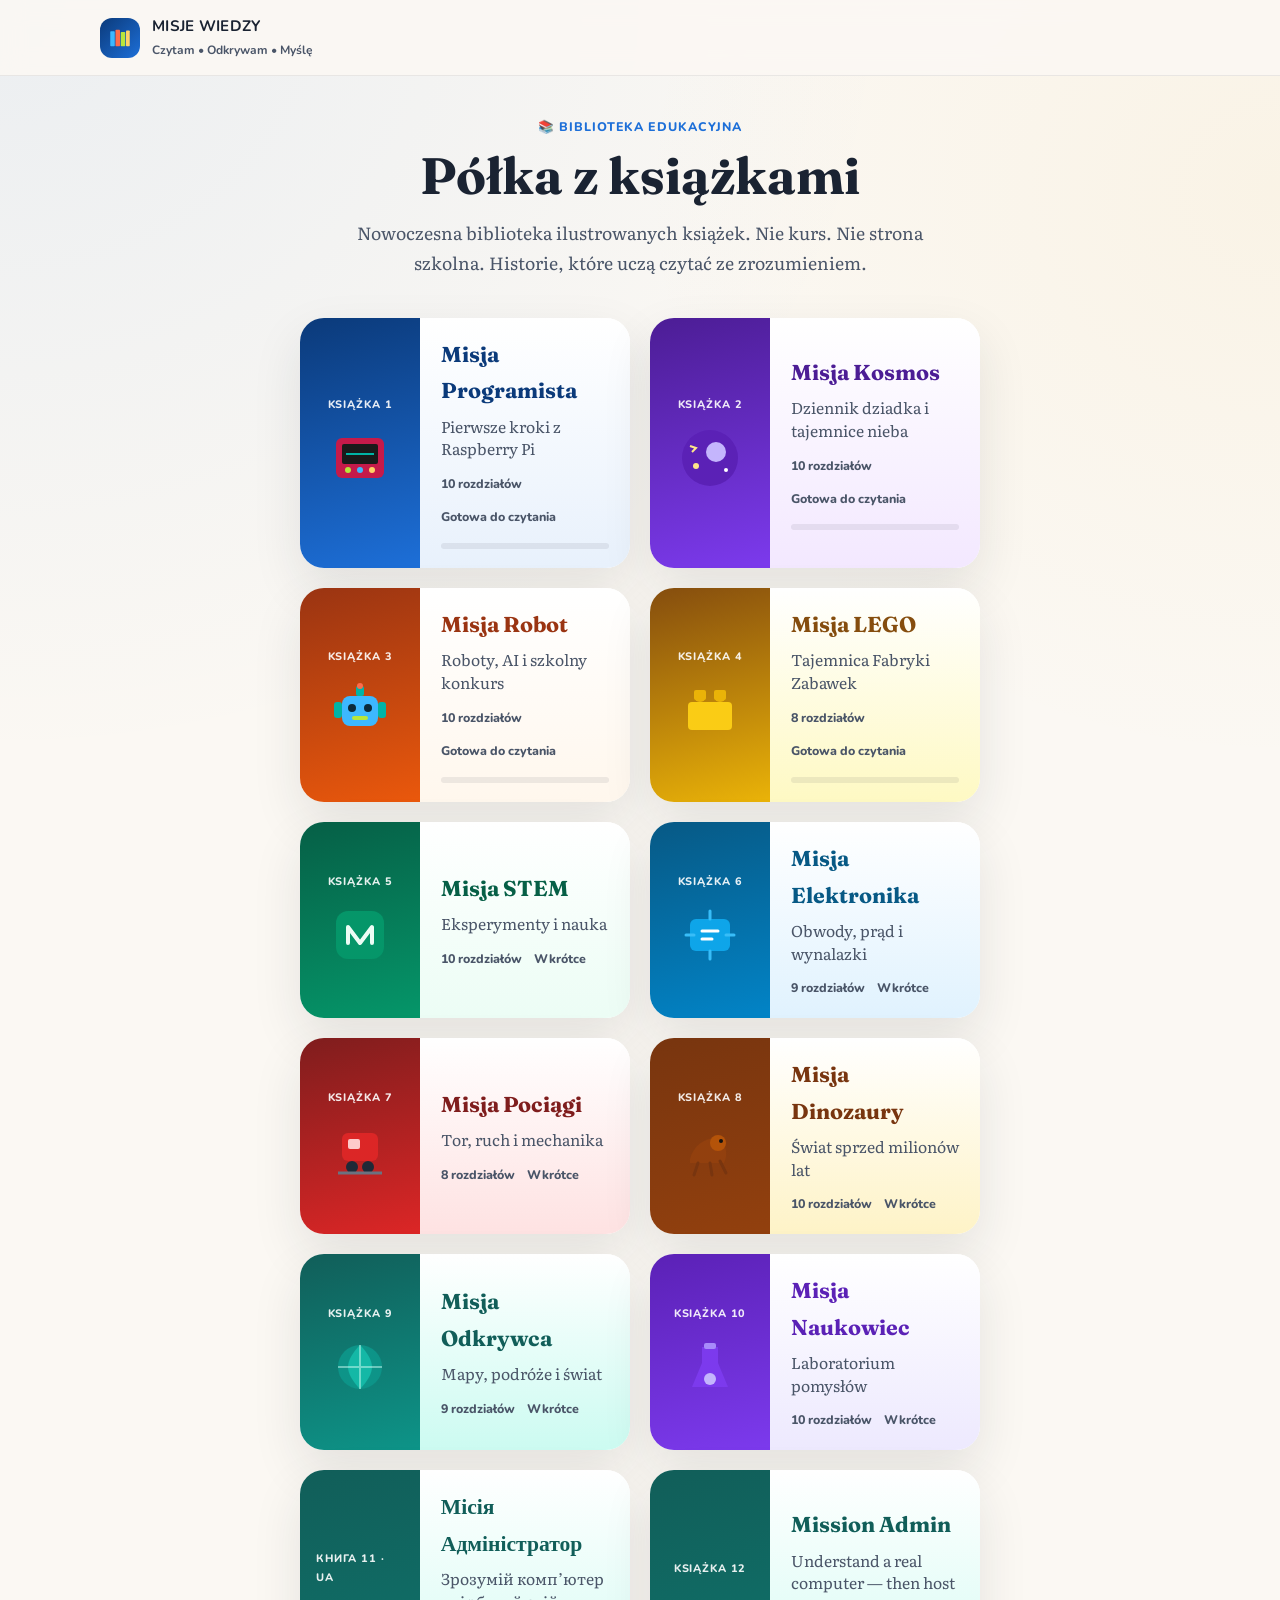
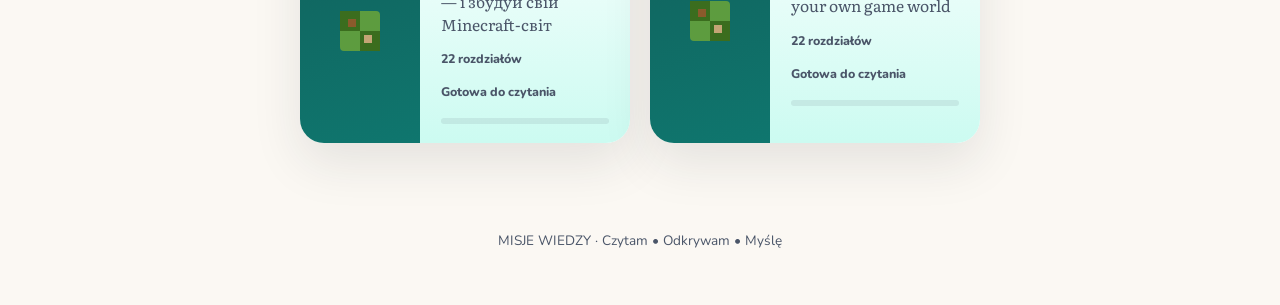
<file: index.html>
<!DOCTYPE html>
<html lang="pl">
  <head>
    <meta charset="UTF-8" />
    <meta name="viewport" content="width=device-width, initial-scale=1" />
    <title>MISJE WIEDZY · Półka z książkami</title>
    <meta
      name="description"
      content="Biblioteka interaktywnych książek edukacyjnych MISJE WIEDZY. Czytam • Odkrywam • Myślę."
    />
    <link rel="stylesheet" href="style.css" />
    <link rel="icon" href="assets/icons/library.svg" type="image/svg+xml" />
  </head>
  <body data-page="library">
    <header class="topbar">
      <div class="container topbar__inner">
        <a class="brand" href="index.html">
          <span class="brand__mark">
            <img src="assets/icons/library.svg" alt="" />
          </span>
          <span class="brand__text">
            <strong>MISJE WIEDZY</strong>
            <span>Czytam • Odkrywam • Myślę</span>
          </span>
        </a>
      </div>
    </header>

    <main class="library-page">
      <div class="container">
        <header class="library-hero">
          <p class="library-hero__eyebrow">📚 Biblioteka edukacyjna</p>
          <h1>Półka z książkami</h1>
          <p class="library-hero__lead">
            Nowoczesna biblioteka ilustrowanych książek. Nie kurs. Nie strona
            szkolna. Historie, które uczą czytać ze zrozumieniem.
          </p>
        </header>

        <div class="shelf" id="book-shelf" aria-label="Lista książek"></div>
      </div>
    </main>

    <p class="footer-note">MISJE WIEDZY · Czytam • Odkrywam • Myślę</p>

    <script src="data/library.js"></script>
    <script src="script.js"></script>
  </body>
</html>
</file>
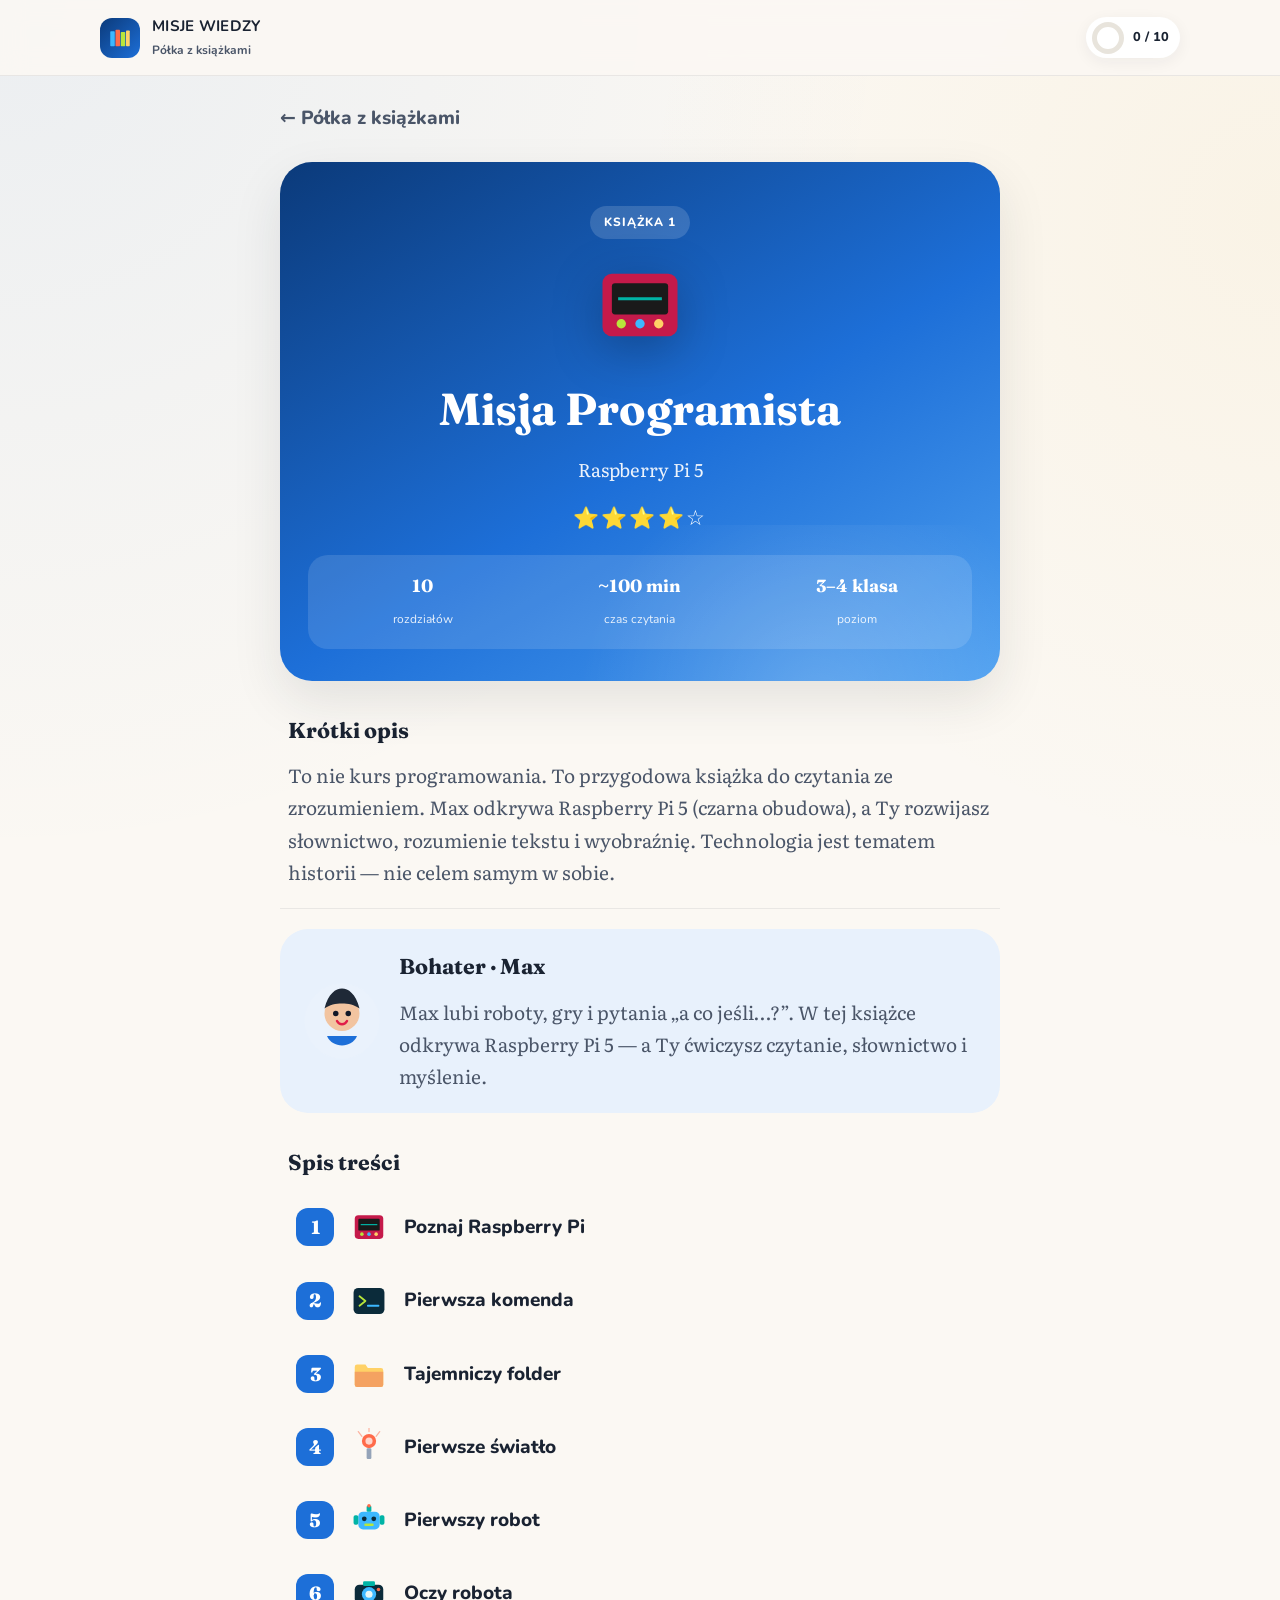
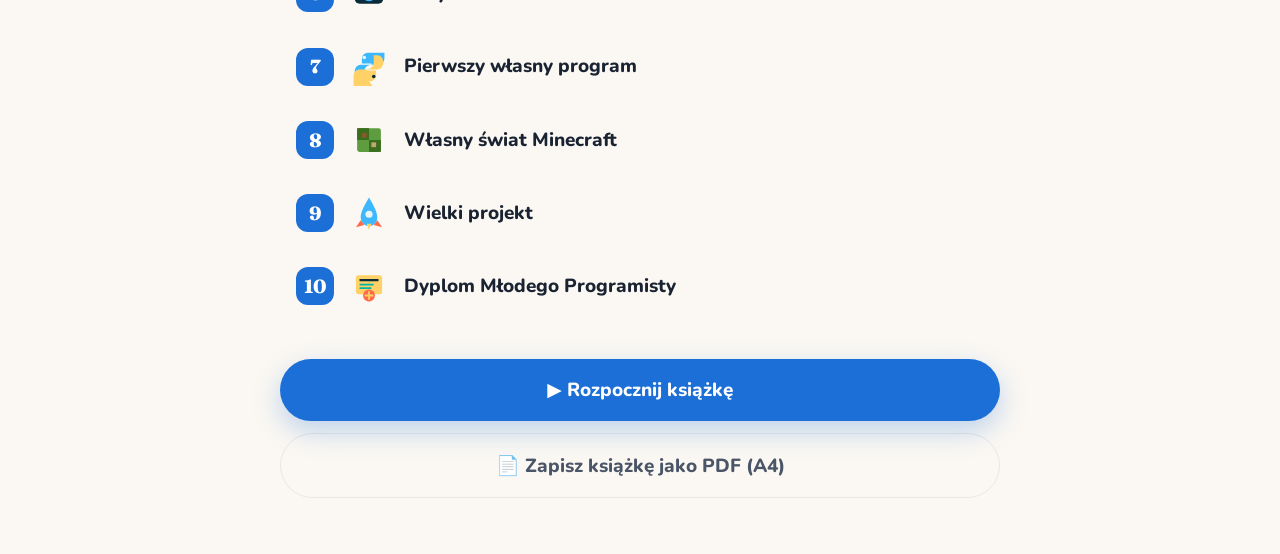
<file: book.html>
<!DOCTYPE html>
<html lang="pl">
  <head>
    <meta charset="UTF-8" />
    <meta name="viewport" content="width=device-width, initial-scale=1" />
    <title>Książka · MISJE WIEDZY</title>
    <meta name="description" content="Okładka i spis treści książki z serii MISJE WIEDZY." />
    <link rel="stylesheet" href="style.css" />
    <link rel="icon" href="assets/icons/book.svg" type="image/svg+xml" />
  </head>
  <body data-page="book">
    <header class="topbar">
      <div class="container topbar__inner">
        <a class="brand" href="index.html">
          <span class="brand__mark">
            <img src="assets/icons/library.svg" alt="" />
          </span>
          <span class="brand__text">
            <strong>MISJE WIEDZY</strong>
            <span>Półka z książkami</span>
          </span>
        </a>
        <div class="progress-chip" title="Postęp w tej książce">
          <div class="progress-chip__ring" data-progress-ring></div>
          <div class="progress-chip__label" data-progress-label>— / —</div>
        </div>
      </div>
    </header>

    <main class="book-page">
      <div class="container" id="book-root">
        <div class="panel">
          <h2>Ładowanie książki…</h2>
        </div>
      </div>
    </main>

    <script src="data/library.js"></script>
    <script src="script.js"></script>
  </body>
</html>
</file>
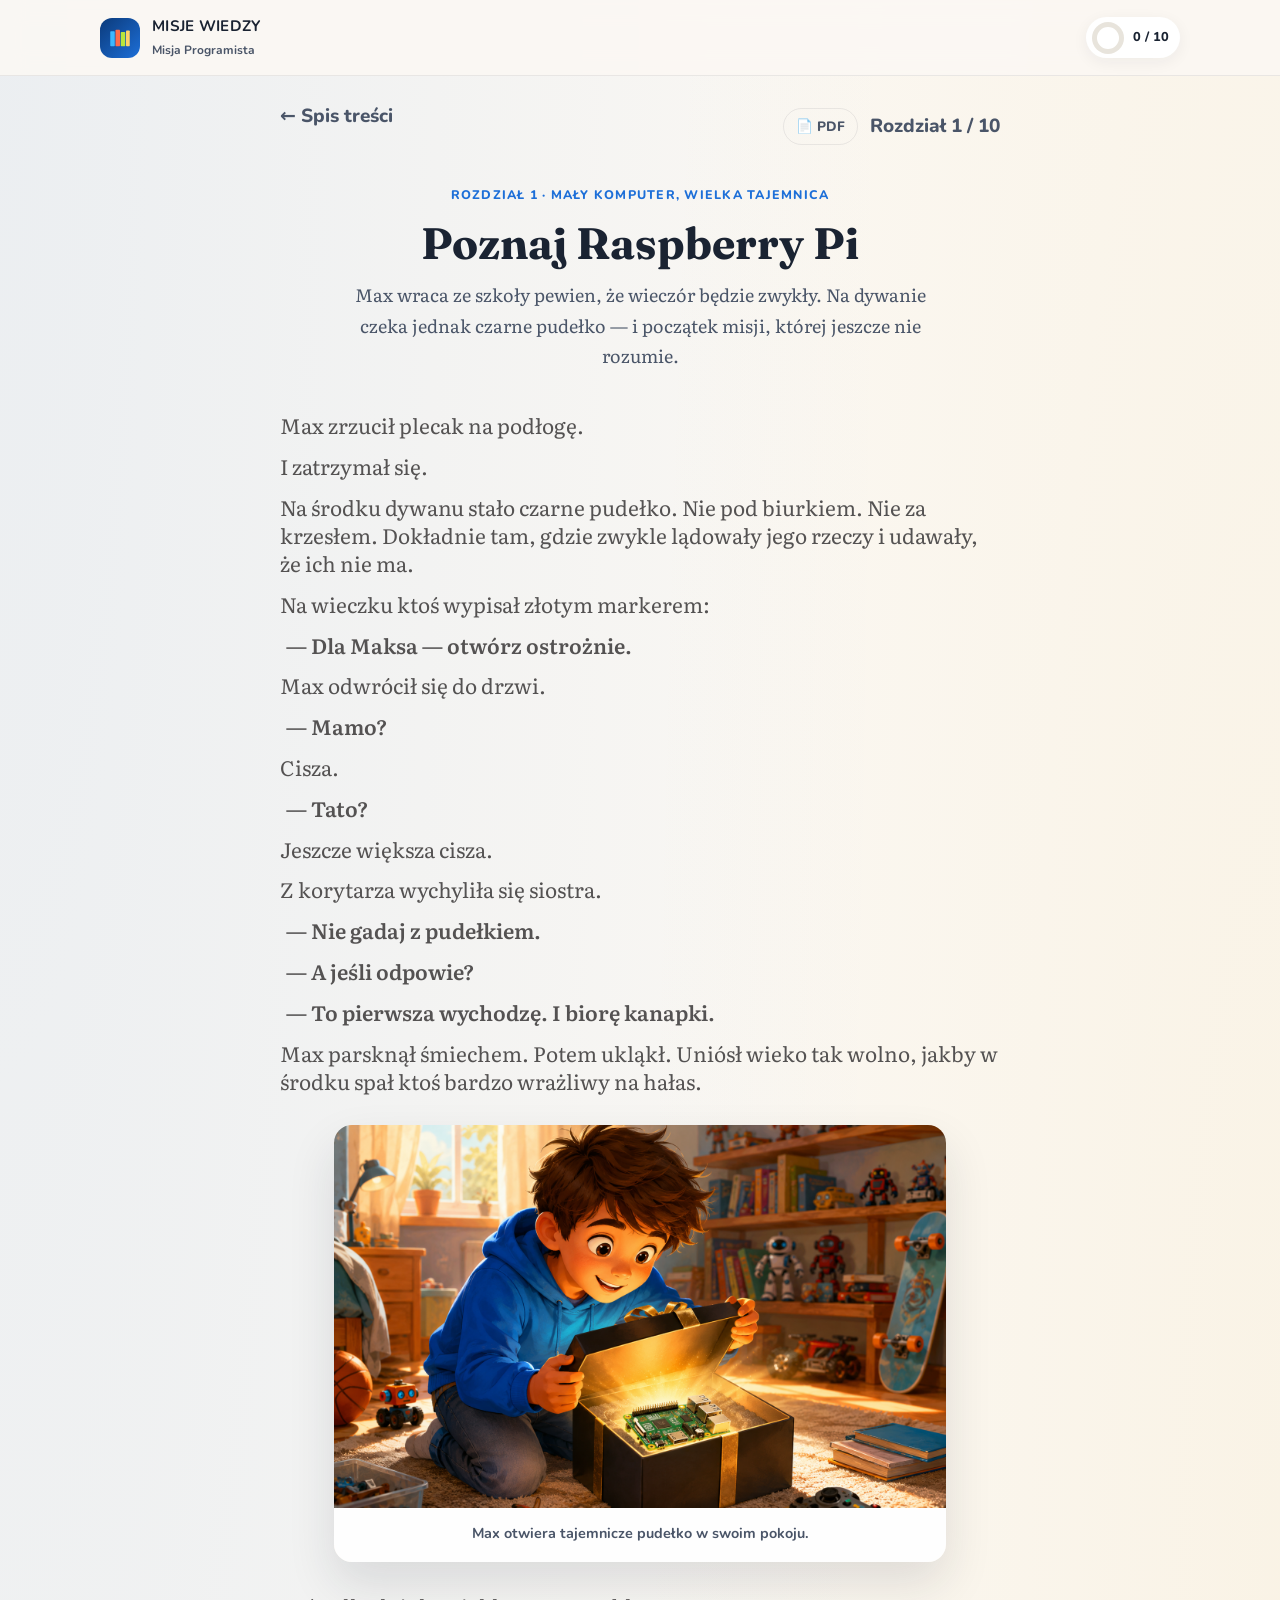
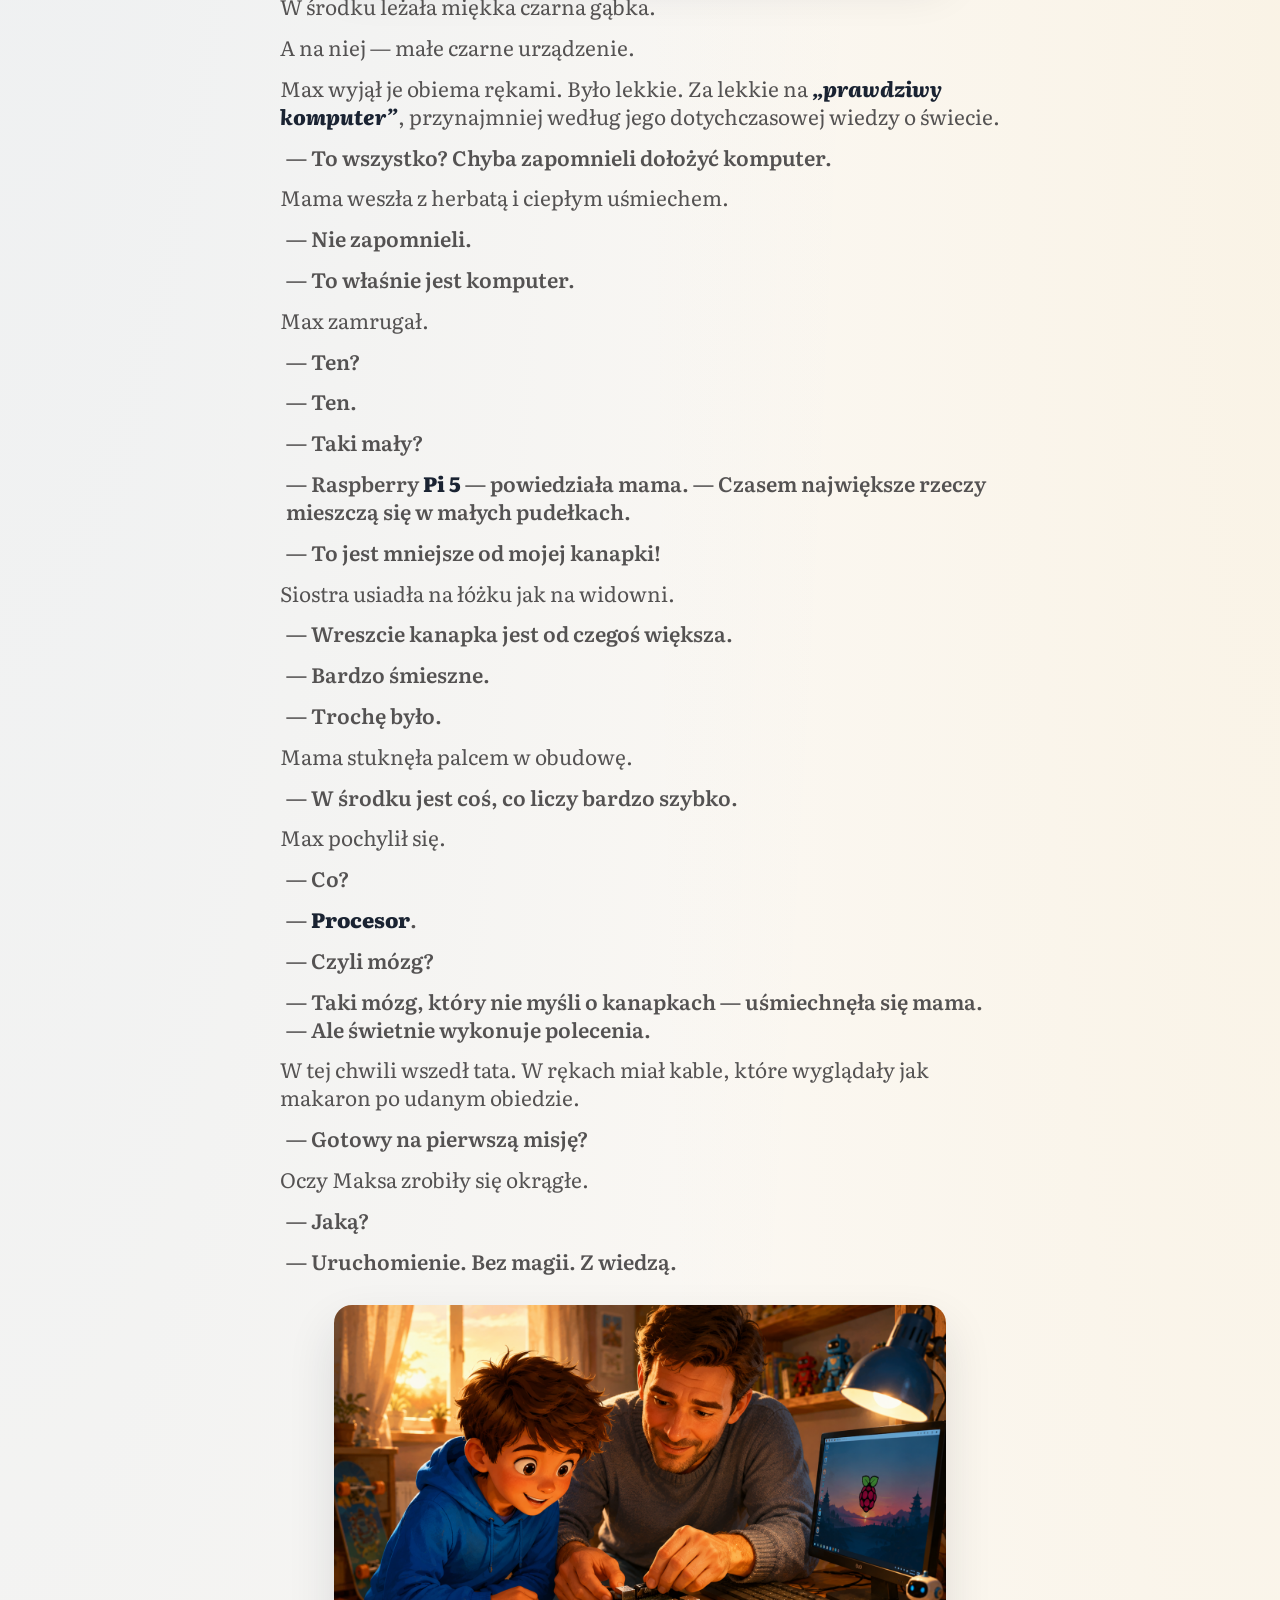
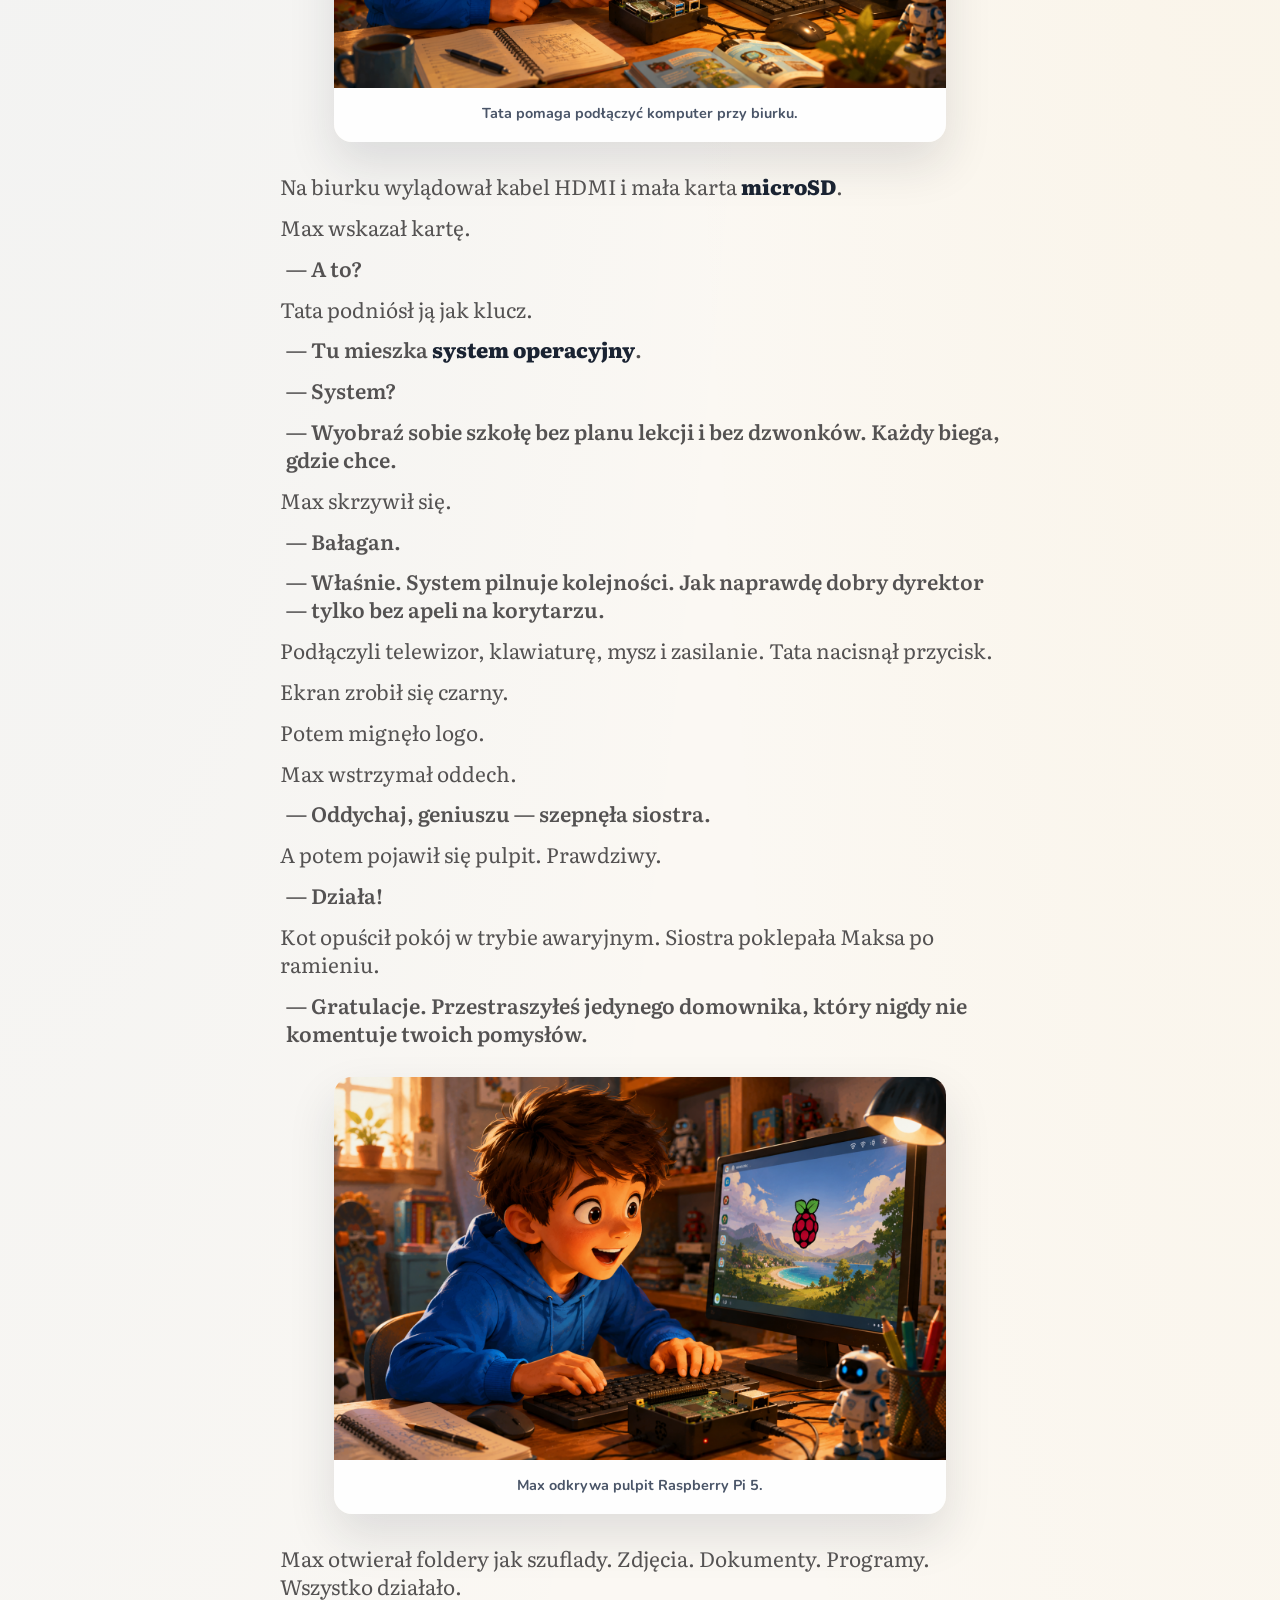
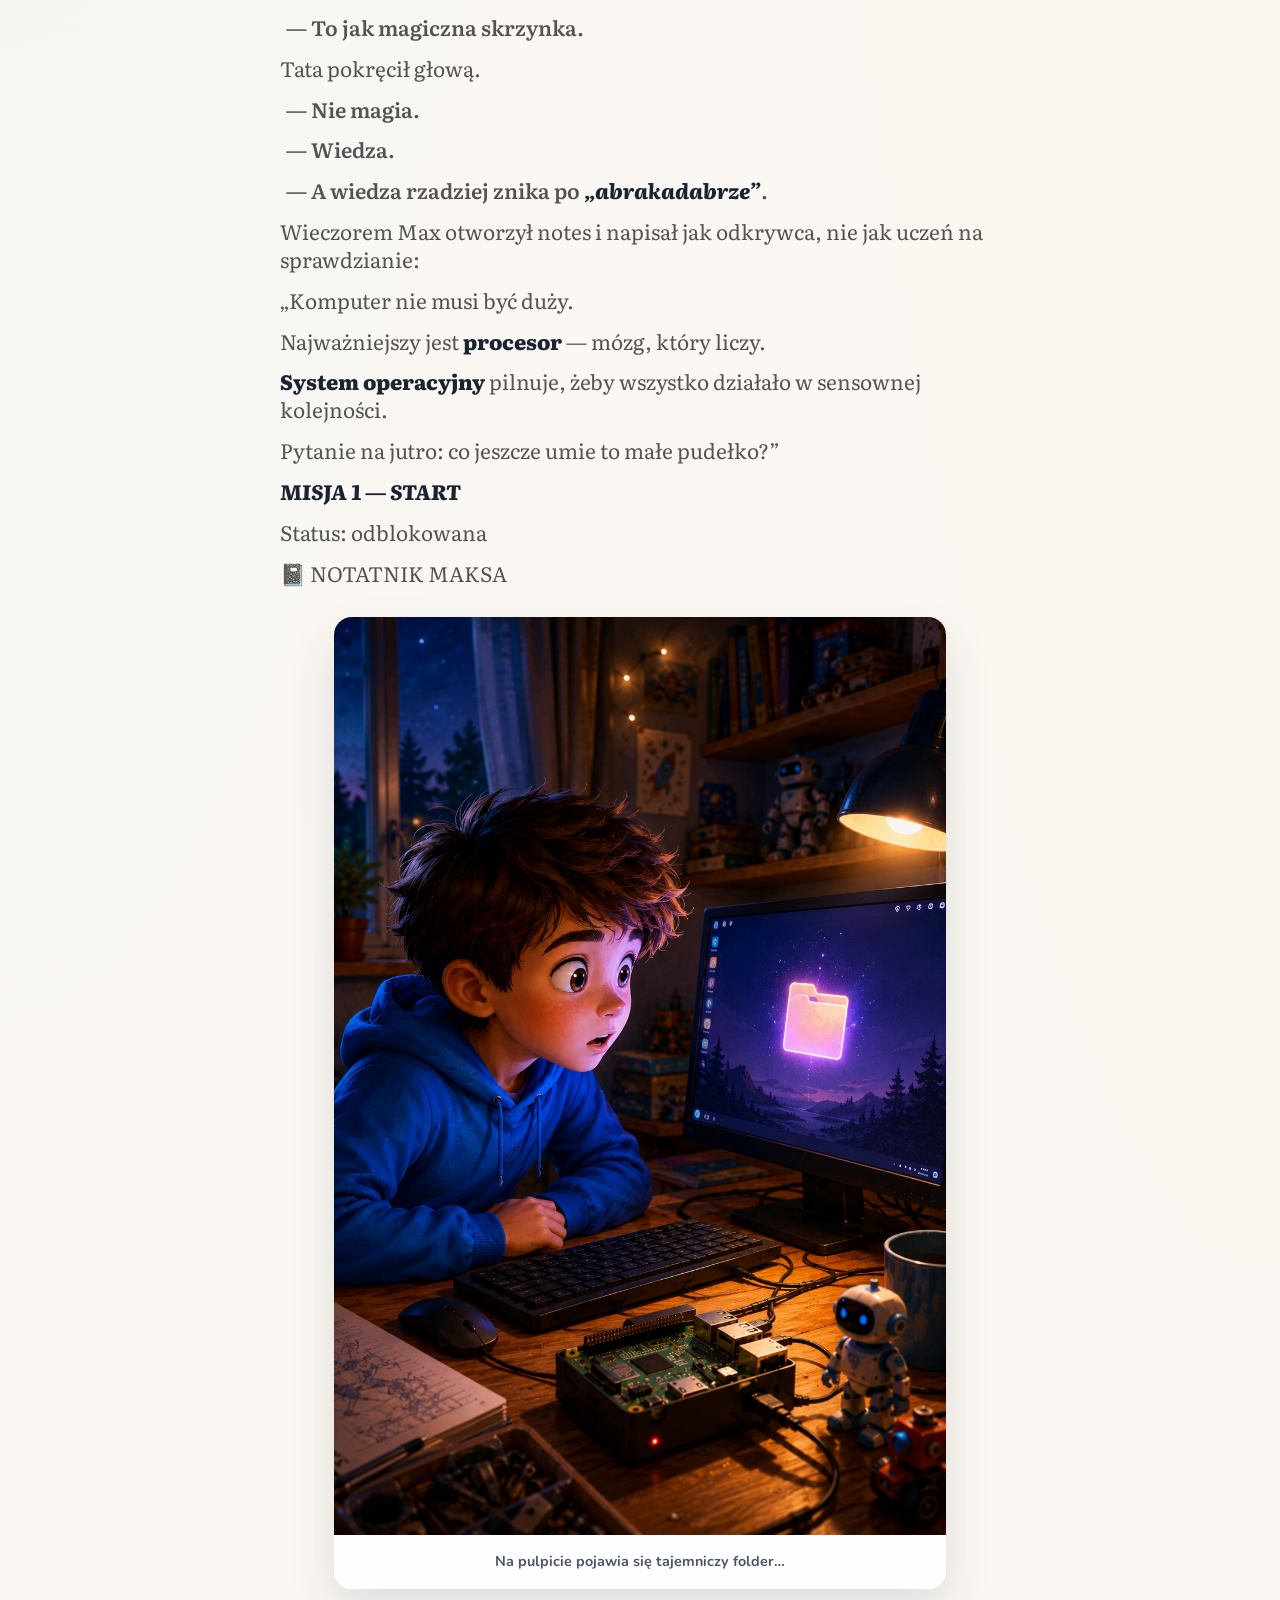
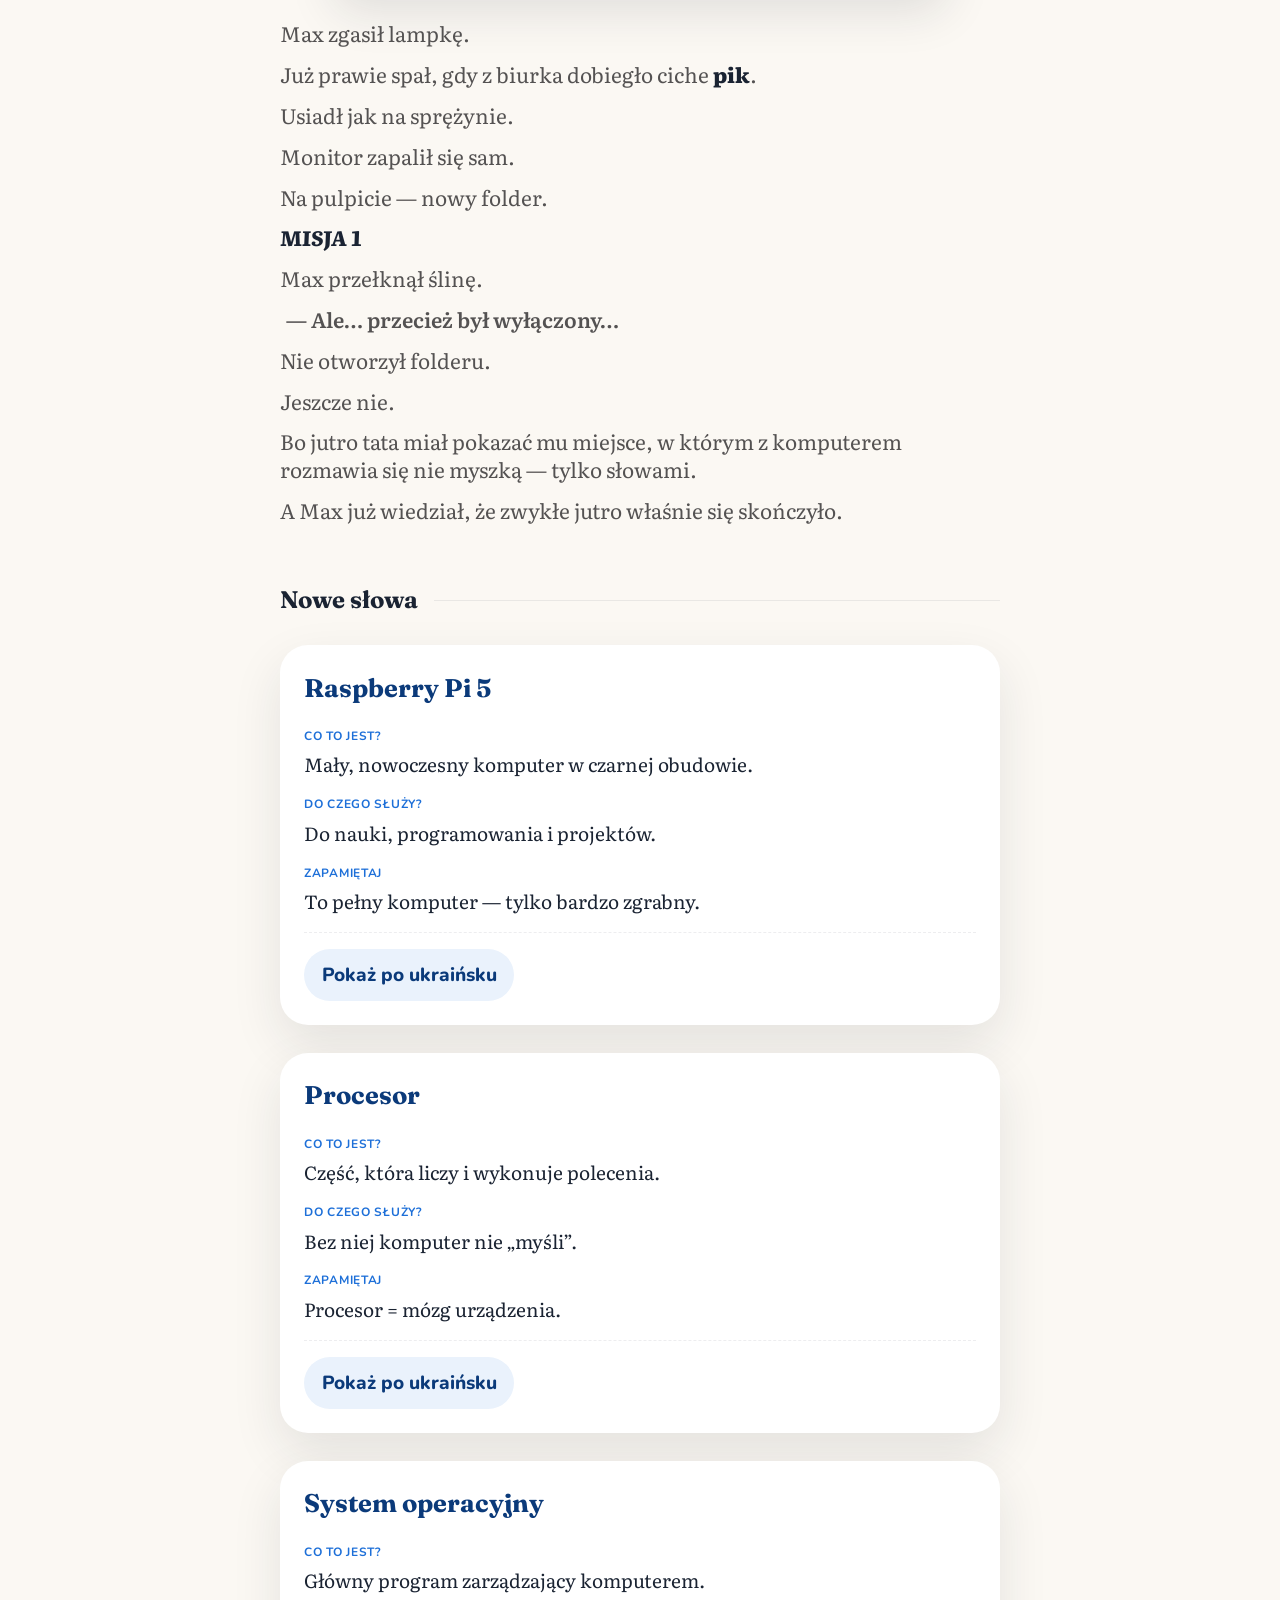
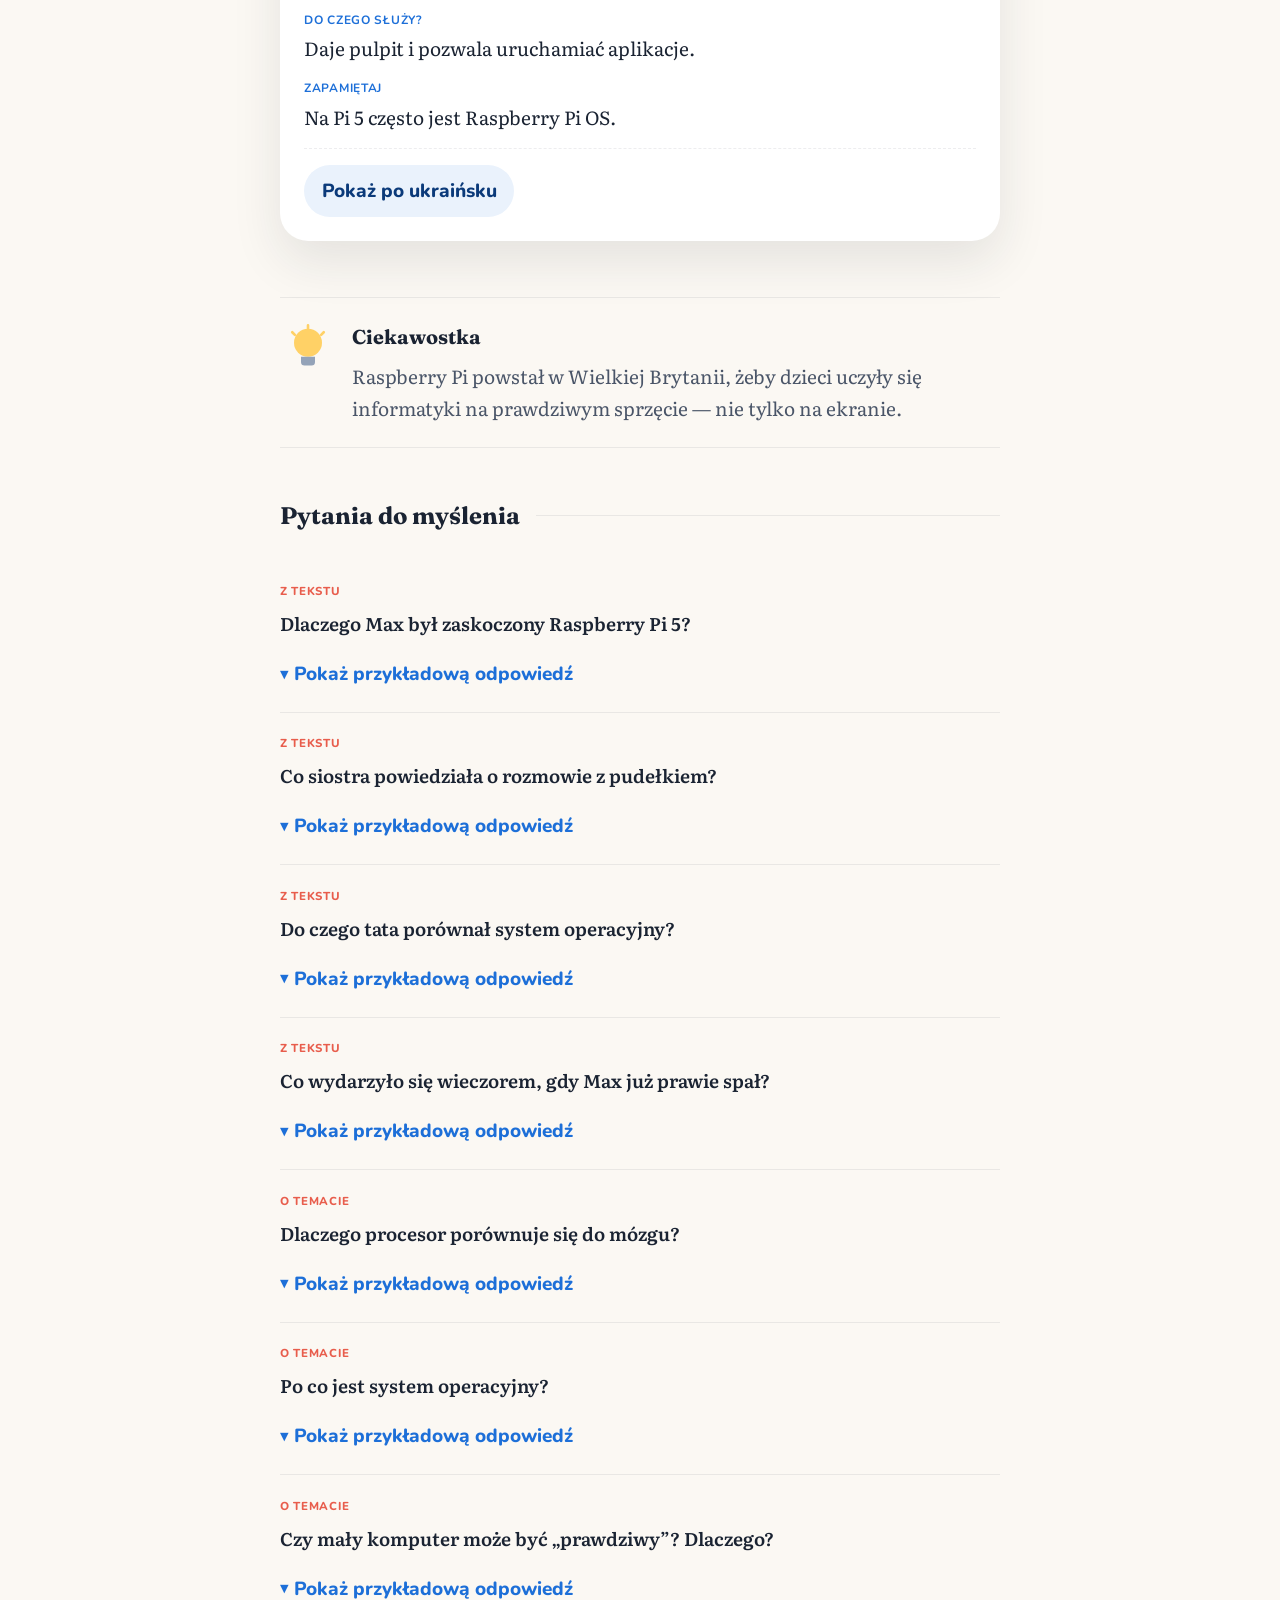
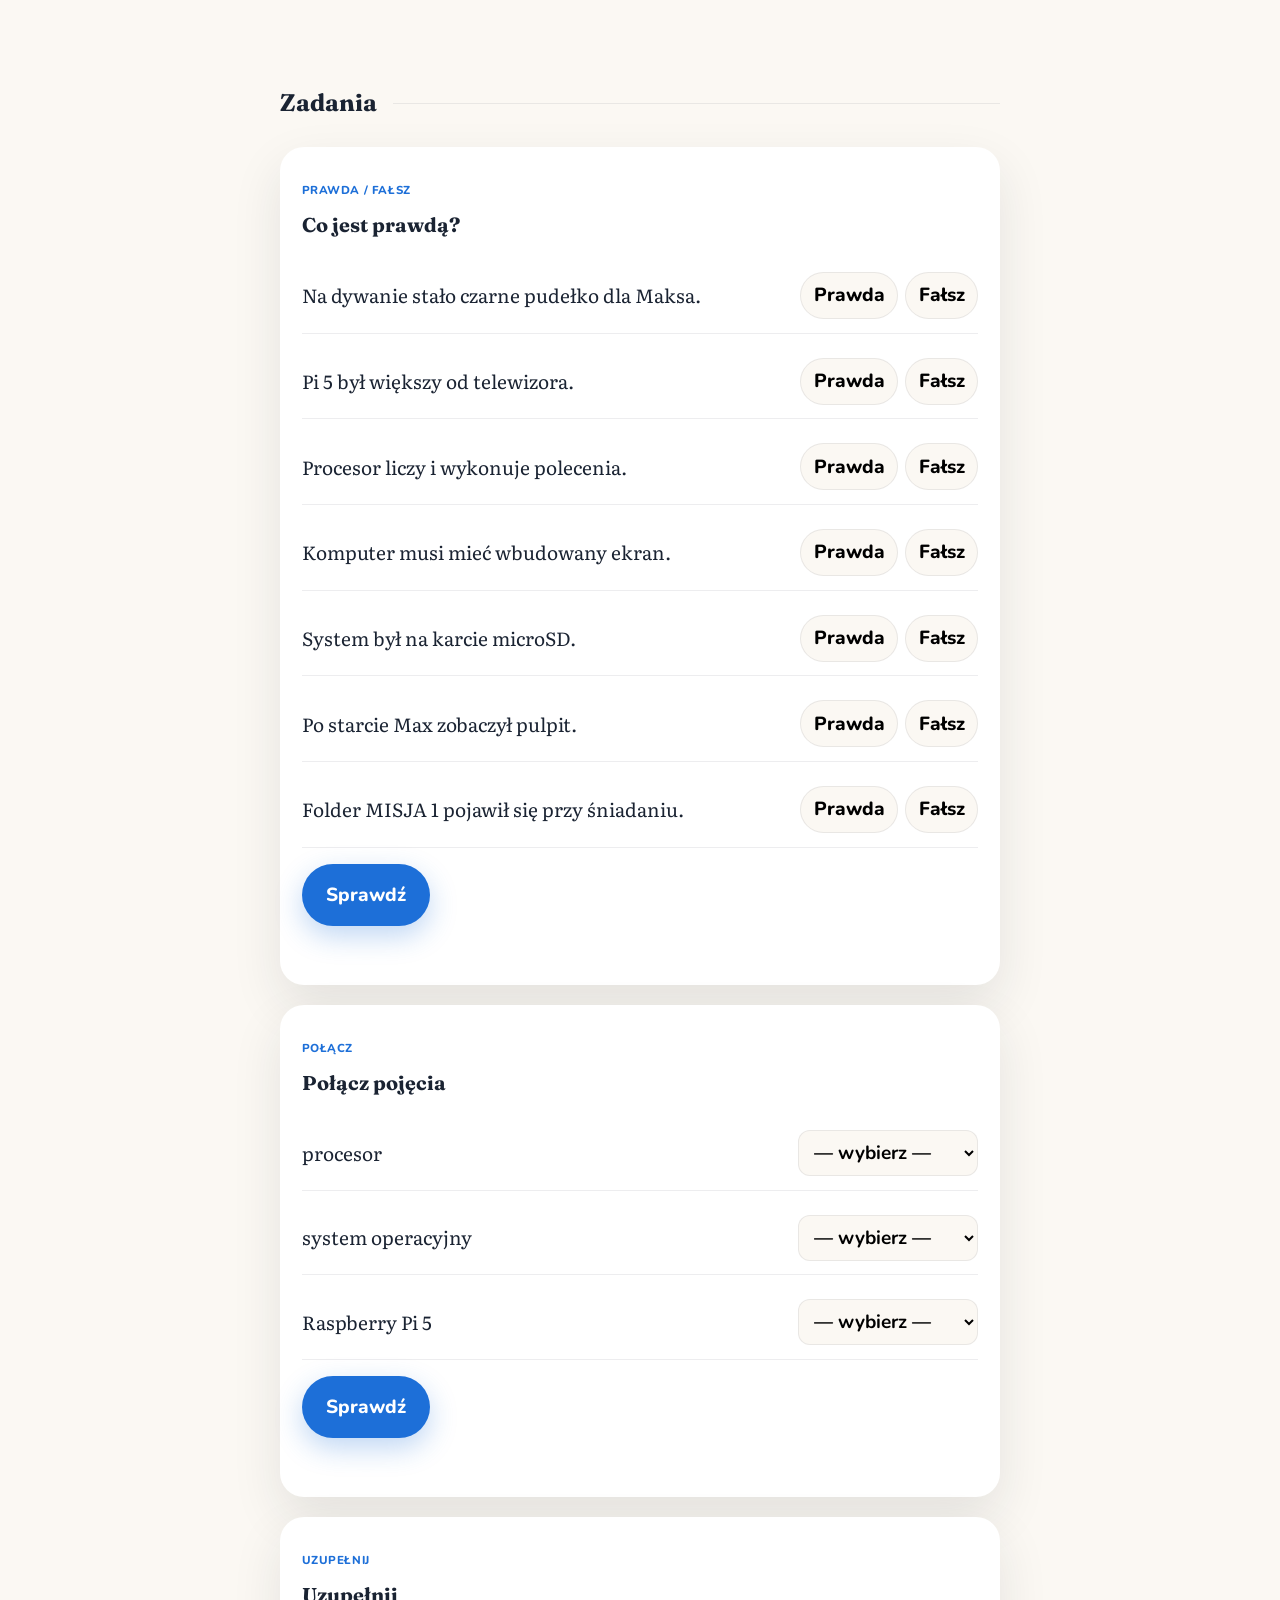
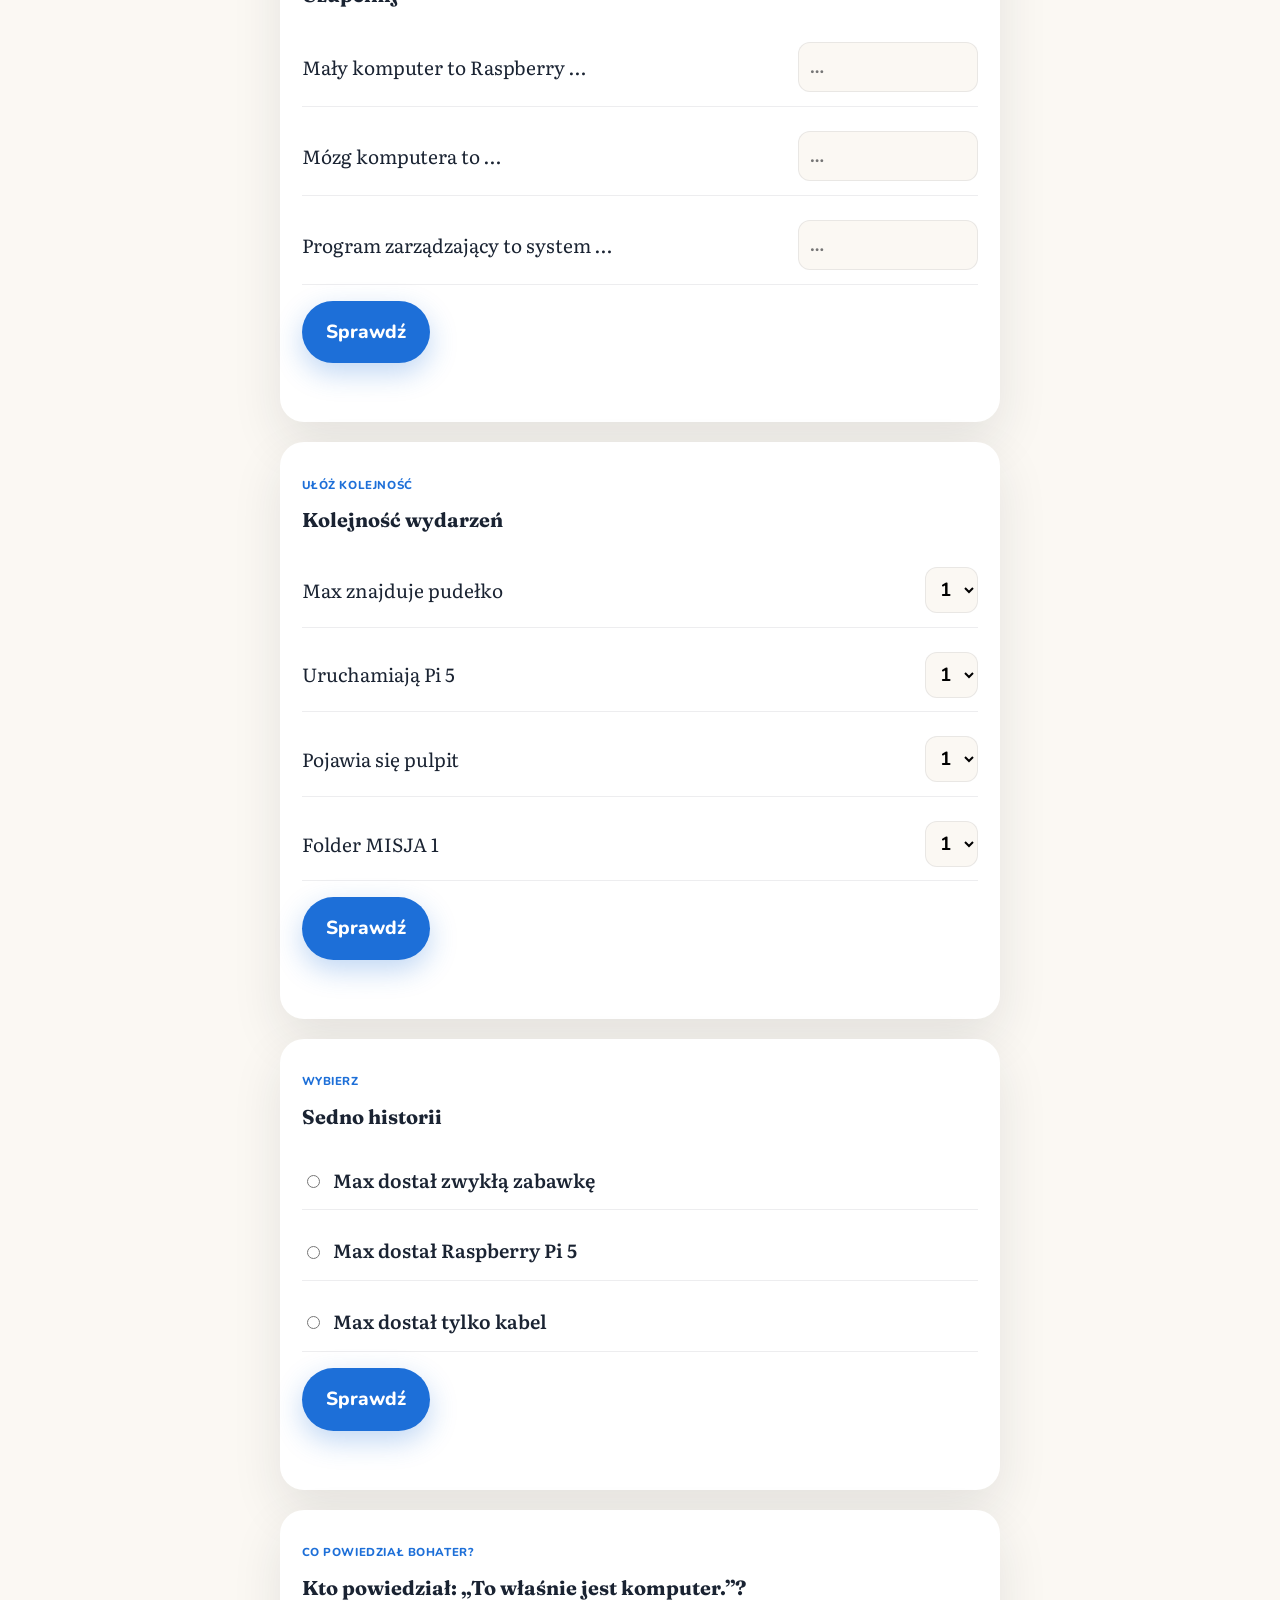
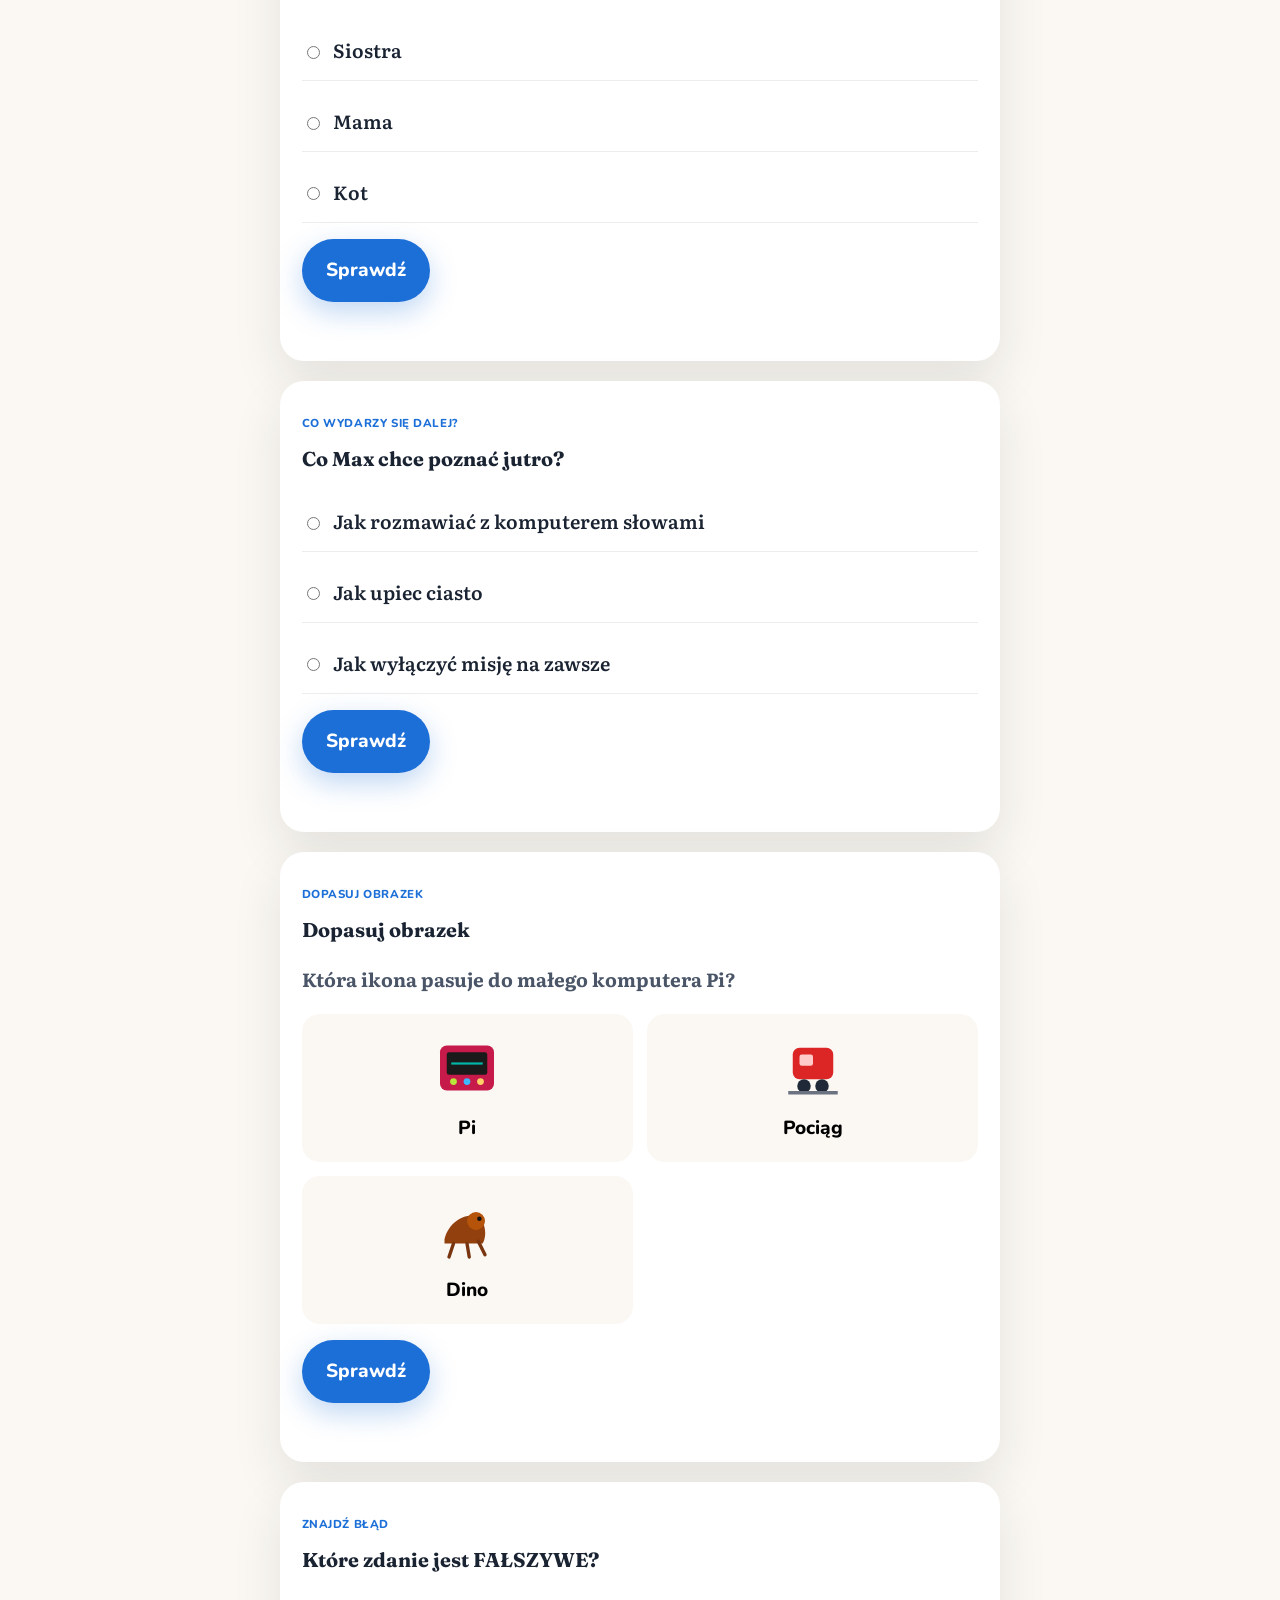
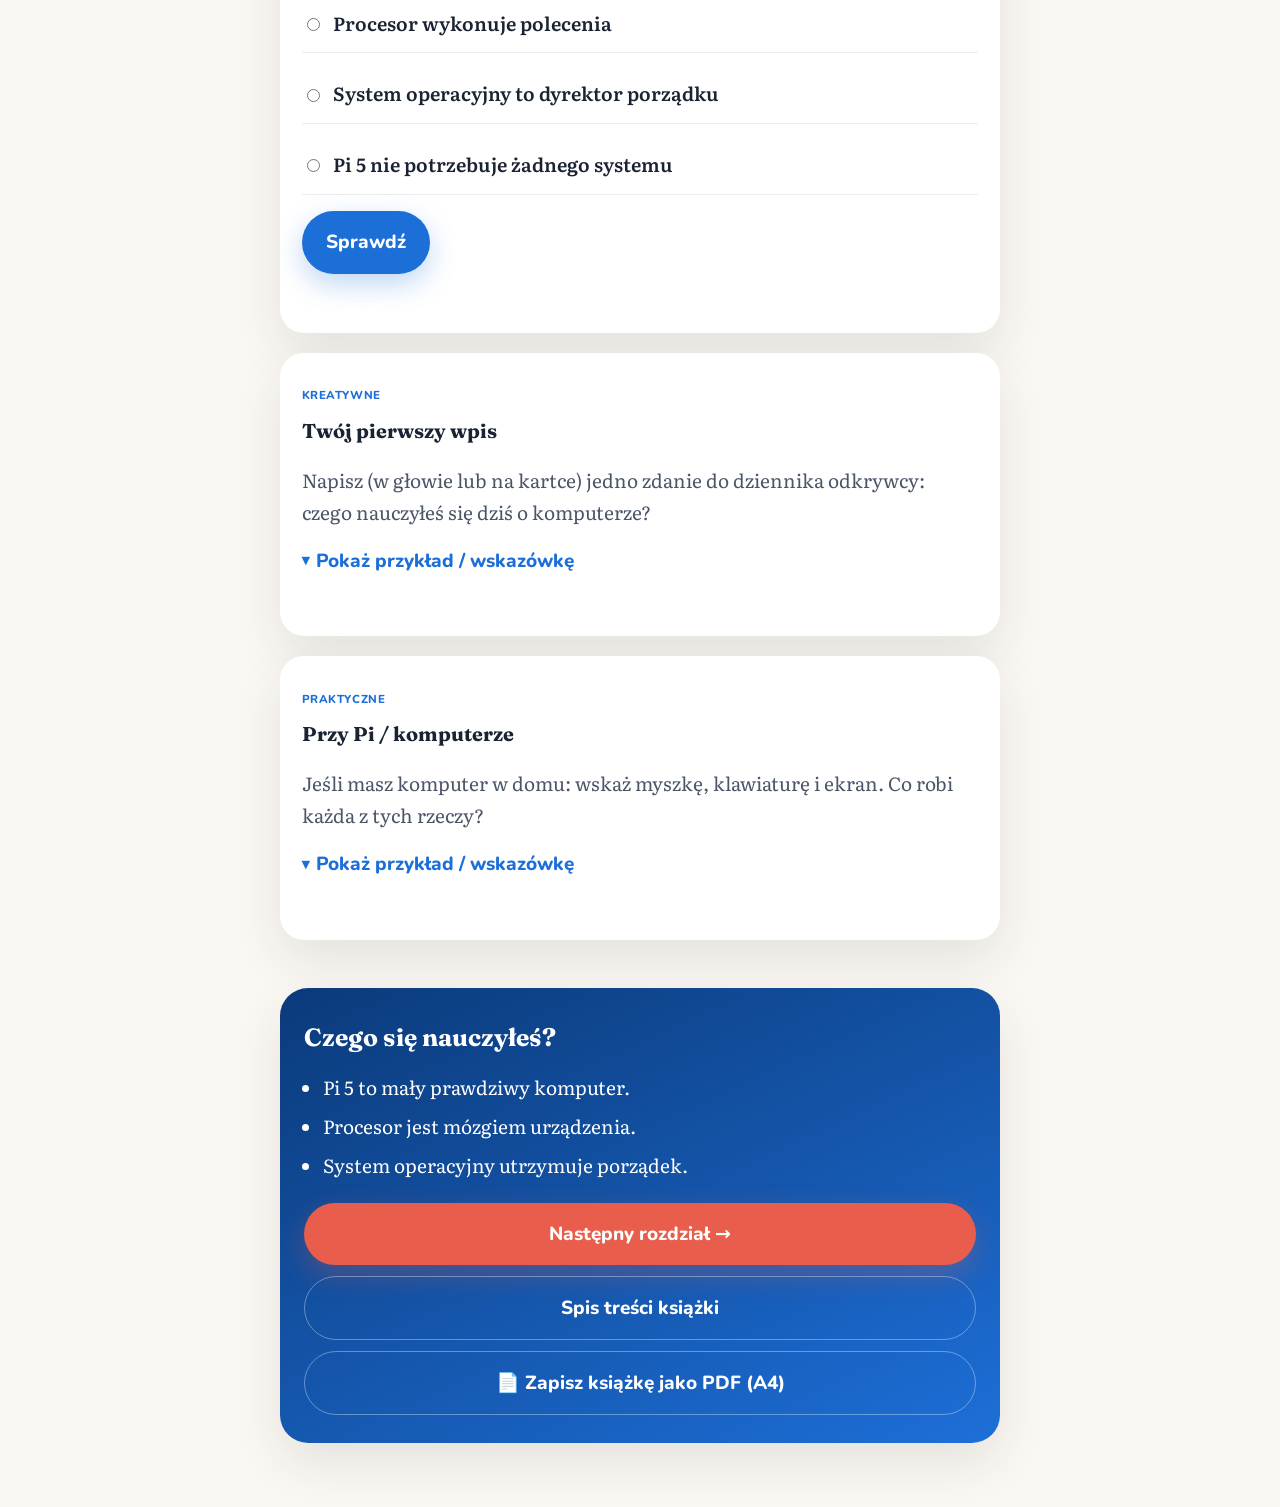
<file: chapter.html>
<!DOCTYPE html>
<html lang="pl">
  <head>
    <meta charset="UTF-8" />
    <meta name="viewport" content="width=device-width, initial-scale=1" />
    <title>Rozdział · MISJE WIEDZY</title>
    <meta name="description" content="Rozdział interaktywnej książki MISJE WIEDZY." />
    <link rel="stylesheet" href="style.css" />
    <link rel="icon" href="assets/icons/book.svg" type="image/svg+xml" />
  </head>
  <body data-page="chapter">
    <header class="topbar">
      <div class="container topbar__inner">
        <a class="brand" href="index.html">
          <span class="brand__mark">
            <img src="assets/icons/library.svg" alt="" />
          </span>
          <span class="brand__text">
            <strong>MISJE WIEDZY</strong>
            <span data-chapter-book-label>Książka</span>
          </span>
        </a>
        <div class="progress-chip" title="Postęp w tej książce">
          <div class="progress-chip__ring" data-progress-ring></div>
          <div class="progress-chip__label" data-progress-label>— / —</div>
        </div>
      </div>
    </header>

    <main class="lesson-shell">
      <div class="container" id="chapter-root">
        <div class="panel">
          <h2>Ładowanie rozdziału…</h2>
        </div>
      </div>
    </main>

    <script src="data/library.js"></script>
    <script src="script.js"></script>
  </body>
</html>
</file>
<file: style.css>
/* MISJE WIEDZY · premium illustrated book */
@import url("https://fonts.googleapis.com/css2?family=Fraunces:opsz,wght@9..144,600;9..144,700&family=Literata:opsz,wght@7..72,500;7..72,600;7..72,700&family=Nunito:wght@600;700;800&display=swap");

:root {
  --ink: #1a2332;
  --ink-soft: #4a5568;
  --paper: #fbf8f3;
  --white: #ffffff;
  --line: rgba(26, 35, 50, 0.08);
  --blue: #1d6fd8;
  --blue-deep: #0b3a7a;
  --blue-soft: #eaf2fc;
  --coral: #e85d4c;
  --sun: #e8b84a;
  --lime: #8fbf3a;
  --sky: #3aa0d9;
  --shadow: 0 20px 50px rgba(26, 35, 50, 0.1);
  --radius: 28px;
  --max: 720px;
  --max-wide: 1080px;
  --font-display: "Fraunces", Georgia, serif;
  --font-body: "Literata", Georgia, serif;
  --font-ui: "Nunito", system-ui, sans-serif;
  --ease: cubic-bezier(0.22, 1, 0.36, 1);
  --book-color: var(--blue);
  --book-soft: var(--blue-soft);
  --book-accent: var(--blue-deep);
}

*,
*::before,
*::after {
  box-sizing: border-box;
}

html {
  scroll-behavior: smooth;
}

body {
  margin: 0;
  font-family: var(--font-body);
  font-size: 19px;
  line-height: 1.7;
  color: var(--ink);
  background:
    radial-gradient(ellipse 70% 40% at 0% 0%, rgba(29, 111, 216, 0.07), transparent),
    radial-gradient(ellipse 50% 30% at 100% 10%, rgba(232, 184, 74, 0.08), transparent),
    var(--paper);
  min-height: 100vh;
}

img {
  max-width: 100%;
  display: block;
}

a {
  color: var(--book-accent);
  text-decoration: none;
}

button,
input,
select {
  font: inherit;
}

.container {
  width: min(100% - 2.5rem, var(--max));
  margin-inline: auto;
}

.container--wide {
  width: min(100% - 2.5rem, var(--max-wide));
  margin-inline: auto;
}

/* Topbar — minimal like a book header */
.topbar {
  position: sticky;
  top: 0;
  z-index: 40;
  background: rgba(251, 248, 243, 0.9);
  backdrop-filter: blur(12px);
  border-bottom: 1px solid var(--line);
}

.topbar__inner {
  display: flex;
  align-items: center;
  justify-content: space-between;
  gap: 1rem;
  padding: 0.9rem 0;
  width: min(100% - 2.5rem, var(--max-wide));
  margin-inline: auto;
}

.brand {
  display: flex;
  align-items: center;
  gap: 0.75rem;
  color: var(--ink);
  font-family: var(--font-ui);
}

.brand__mark {
  width: 40px;
  height: 40px;
  border-radius: 12px;
  background: linear-gradient(135deg, var(--book-accent), var(--book-color));
  display: grid;
  place-items: center;
}

.brand__mark img {
  width: 24px;
  height: 24px;
}

.brand__text strong {
  display: block;
  font-size: 0.95rem;
  letter-spacing: 0.02em;
}

.brand__text span {
  display: block;
  font-size: 0.75rem;
  color: var(--ink-soft);
  font-weight: 700;
}

.progress-chip {
  display: flex;
  align-items: center;
  gap: 0.55rem;
  font-family: var(--font-ui);
  background: var(--white);
  border-radius: 999px;
  padding: 0.3rem 0.7rem 0.3rem 0.35rem;
  box-shadow: 0 4px 16px rgba(26, 35, 50, 0.06);
}

.progress-chip__ring {
  --p: 0;
  width: 32px;
  height: 32px;
  border-radius: 50%;
  background: conic-gradient(var(--book-color) calc(var(--p) * 1%), #e8e4dc 0);
  display: grid;
  place-items: center;
}

.progress-chip__ring::after {
  content: "";
  width: 22px;
  height: 22px;
  border-radius: 50%;
  background: var(--white);
}

.progress-chip__label {
  font-size: 0.8rem;
  font-weight: 800;
}

/* Buttons */
.btn {
  display: inline-flex;
  align-items: center;
  justify-content: center;
  gap: 0.45rem;
  border: none;
  cursor: pointer;
  border-radius: 999px;
  padding: 0.95rem 1.5rem;
  font-family: var(--font-ui);
  font-weight: 800;
  transition: transform 0.25s var(--ease), box-shadow 0.25s var(--ease);
}

.btn:hover {
  transform: translateY(-2px);
}

.btn--primary {
  background: var(--book-color);
  color: #fff;
  box-shadow: 0 10px 28px rgba(29, 111, 216, 0.28);
}

.btn--coral {
  background: var(--coral);
  color: #fff;
  box-shadow: 0 10px 28px rgba(232, 93, 76, 0.28);
}

.btn--ghost {
  background: transparent;
  color: var(--ink-soft);
  border: 1.5px solid var(--line);
}

.btn--wide {
  width: 100%;
}

.back-link {
  display: inline-flex;
  font-family: var(--font-ui);
  font-weight: 800;
  color: var(--ink-soft);
  margin-bottom: 1.25rem;
}

.back-link:hover {
  color: var(--book-color);
}

.footer-note {
  text-align: center;
  font-family: var(--font-ui);
  color: var(--ink-soft);
  font-size: 0.85rem;
  padding: 1.5rem 0 2.5rem;
}

.panel {
  background: var(--white);
  border-radius: var(--radius);
  padding: 1.5rem;
  box-shadow: var(--shadow);
}

.toast {
  position: fixed;
  left: 50%;
  bottom: 1.5rem;
  transform: translateX(-50%) translateY(140%);
  background: var(--ink);
  color: #fff;
  padding: 0.9rem 1.3rem;
  border-radius: 999px;
  font-family: var(--font-ui);
  font-weight: 800;
  box-shadow: var(--shadow);
  transition: transform 0.35s var(--ease);
  z-index: 60;
}

.toast.is-show {
  transform: translateX(-50%) translateY(0);
}

@keyframes rise {
  from {
    opacity: 0;
    transform: translateY(14px);
  }
  to {
    opacity: 1;
    transform: translateY(0);
  }
}

/* ——— LIBRARY ——— */
.library-page {
  padding: 2.5rem 0 3rem;
}

.library-hero {
  text-align: center;
  margin-bottom: 2.5rem;
  max-width: 36rem;
  margin-inline: auto;
}

.library-hero__eyebrow {
  font-family: var(--font-ui);
  font-weight: 800;
  color: var(--book-color);
  letter-spacing: 0.08em;
  text-transform: uppercase;
  font-size: 0.78rem;
  margin: 0 0 0.6rem;
}

.library-hero h1 {
  font-family: var(--font-display);
  font-size: clamp(2.2rem, 5vw, 3.2rem);
  margin: 0 0 0.75rem;
  line-height: 1.15;
}

.library-hero__lead {
  margin: 0;
  color: var(--ink-soft);
  font-size: 1.1rem;
}

.shelf {
  display: grid;
  grid-template-columns: repeat(2, 1fr);
  gap: 1.25rem;
  width: min(100% - 2.5rem, var(--max-wide));
  margin-inline: auto;
}

.book-spine {
  display: grid;
  grid-template-columns: 120px 1fr;
  min-height: 160px;
  border-radius: 24px;
  overflow: hidden;
  background: var(--white);
  box-shadow: var(--shadow);
  color: inherit;
  animation: rise 0.5s var(--ease) both;
  transition: transform 0.3s var(--ease);
}

.book-spine:hover {
  transform: translateY(-5px) rotate(-0.4deg);
}

.book-spine.is-soon {
  opacity: 0.72;
}

.book-spine__cover {
  background: linear-gradient(165deg, var(--book-accent), var(--book-color));
  display: flex;
  flex-direction: column;
  align-items: center;
  justify-content: center;
  gap: 0.7rem;
  color: #fff;
  padding: 1rem;
}

.book-spine__cover img {
  width: 64px;
  height: 64px;
}

.book-spine__num {
  font-family: var(--font-ui);
  font-size: 0.68rem;
  font-weight: 800;
  letter-spacing: 0.08em;
  text-transform: uppercase;
  opacity: 0.9;
}

.book-spine__body {
  padding: 1.2rem 1.3rem;
  display: flex;
  flex-direction: column;
  justify-content: center;
  gap: 0.35rem;
  background: linear-gradient(180deg, #fff, var(--book-soft));
}

.book-spine__body h2 {
  margin: 0;
  font-family: var(--font-display);
  font-size: 1.35rem;
  color: var(--book-accent);
}

.book-spine__body > p {
  margin: 0;
  color: var(--ink-soft);
  font-size: 0.98rem;
  line-height: 1.45;
}

.book-spine__meta {
  display: flex;
  flex-wrap: wrap;
  gap: 0.75rem;
  margin-top: 0.4rem;
  font-family: var(--font-ui);
  font-size: 0.78rem;
  font-weight: 800;
  color: var(--ink-soft);
}

.book-spine__bar {
  margin-top: 0.6rem;
  height: 6px;
  border-radius: 999px;
  background: rgba(26, 35, 50, 0.08);
  overflow: hidden;
}

.book-spine__bar span {
  display: block;
  height: 100%;
  background: var(--book-color);
}

/* ——— BOOK COVER ——— */
.book-page {
  padding: 1.5rem 0 3.5rem;
}

.book-cover {
  position: relative;
  border-radius: 32px;
  padding: 2.5rem 1.75rem 2rem;
  margin: 0.5rem 0 1.75rem;
  color: #fff;
  text-align: center;
  background: linear-gradient(150deg, var(--book-accent), var(--book-color) 55%, #4ea0f0);
  box-shadow: var(--shadow);
  overflow: hidden;
}

.book-cover::before {
  content: "";
  position: absolute;
  inset: auto -20% -40% 30%;
  height: 70%;
  background: radial-gradient(circle, rgba(255, 255, 255, 0.18), transparent 65%);
  pointer-events: none;
}

.book-cover__badge {
  display: inline-block;
  font-family: var(--font-ui);
  font-size: 0.75rem;
  font-weight: 800;
  letter-spacing: 0.08em;
  text-transform: uppercase;
  background: rgba(255, 255, 255, 0.15);
  border-radius: 999px;
  padding: 0.4rem 0.9rem;
  margin-bottom: 1rem;
}

.book-cover__icon {
  width: 100px;
  height: 100px;
  margin: 0 auto 1rem;
  filter: drop-shadow(0 12px 24px rgba(0, 0, 0, 0.25));
}

.book-cover h1 {
  margin: 0 0 0.4rem;
  font-family: var(--font-display);
  font-size: clamp(2rem, 5vw, 2.8rem);
}

.book-cover__tagline {
  margin: 0 0 0.55rem;
  font-family: var(--font-ui);
  font-size: clamp(1rem, 3vw, 1.2rem);
  font-weight: 800;
  line-height: 1.35;
  max-width: 28rem;
  margin-left: auto;
  margin-right: auto;
}

.book-cover__sub {
  margin: 0 0 0.9rem;
  font-size: 1.15rem;
  opacity: 0.92;
}

.book-cover__stars {
  font-size: 1.3rem;
  letter-spacing: 0.1em;
  margin-bottom: 1.25rem;
}

.book-cover__stats {
  display: grid;
  grid-template-columns: repeat(3, 1fr);
  gap: 0.75rem;
  background: rgba(255, 255, 255, 0.12);
  border-radius: 20px;
  padding: 1rem 0.75rem;
  font-family: var(--font-ui);
}

.book-cover__stats strong {
  display: block;
  font-family: var(--font-display);
  font-size: 1.1rem;
}

.book-cover__stats span {
  font-size: 0.75rem;
  opacity: 0.88;
}

.book-panel {
  margin-bottom: 1.25rem;
  padding: 0.25rem 0.5rem 1.25rem;
  border-bottom: 1px solid var(--line);
}

.book-panel:last-of-type {
  border-bottom: none;
}

.book-panel h2 {
  margin: 0 0 0.6rem;
  font-family: var(--font-display);
  font-size: 1.35rem;
}

.book-panel p {
  margin: 0;
  color: var(--ink-soft);
}

.book-hero {
  display: grid;
  grid-template-columns: auto 1fr;
  gap: 1.1rem;
  align-items: center;
  border-bottom: none;
  background: var(--book-soft);
  border-radius: var(--radius);
  padding: 1.25rem 1.35rem !important;
  margin-bottom: 1.75rem;
}

.book-hero img {
  width: 80px;
  height: 80px;
}

.toc-list {
  display: grid;
  gap: 0.5rem;
  margin-top: 0.85rem;
}

.toc-item {
  display: grid;
  grid-template-columns: 42px 42px 1fr;
  gap: 0.75rem;
  align-items: center;
  padding: 0.85rem 0.5rem;
  border-radius: 16px;
  color: inherit;
  font-family: var(--font-ui);
  font-weight: 800;
  transition: background 0.2s;
}

.toc-item:hover {
  background: var(--book-soft);
}

.toc-item.is-done {
  background: rgba(143, 191, 58, 0.12);
}

.toc-item__num {
  width: 38px;
  height: 38px;
  border-radius: 12px;
  background: var(--book-color);
  color: #fff;
  display: grid;
  place-items: center;
  font-family: var(--font-display);
}

.toc-item.is-done .toc-item__num {
  background: var(--lime);
  color: var(--ink);
}

.toc-item img {
  width: 38px;
  height: 38px;
}

/* ——— CHAPTER = BOOK PAGES ——— */
.lesson-shell {
  padding: 1.5rem 0 4rem;
}

.lesson-nav {
  display: flex;
  justify-content: space-between;
  align-items: center;
  gap: 1rem;
  margin-bottom: 1.5rem;
  font-family: var(--font-ui);
}

.lesson-nav__right {
  display: flex;
  align-items: center;
  gap: 0.75rem;
}

.btn--pdf {
  padding: 0.45em 0.9em;
  font-size: 0.85rem;
  white-space: nowrap;
}

.book-actions {
  display: grid;
  gap: 0.75rem;
  margin-top: 0.5rem;
}

.chapter-open {
  text-align: center;
  margin-bottom: 2.5rem;
  padding-top: 0.5rem;
}

.chapter-open__label {
  font-family: var(--font-ui);
  font-weight: 800;
  letter-spacing: 0.1em;
  text-transform: uppercase;
  font-size: 0.78rem;
  color: var(--book-color);
  margin: 0 0 0.75rem;
}

.chapter-open h1 {
  font-family: var(--font-display);
  font-size: clamp(2rem, 5vw, 2.75rem);
  line-height: 1.15;
  margin: 0 0 0.75rem;
}

.chapter-open__lead {
  margin: 0 auto;
  max-width: 36rem;
  color: var(--ink-soft);
  font-size: 1.12rem;
}

.story {
  display: grid;
  gap: 0.8rem;
  margin-bottom: 3.5rem;
}

.story-chunk {
  animation: rise 0.45s var(--ease) both;
}



.story-image {
  margin: 1.1rem auto;
  width: min(100%, 85%);
  border-radius: 18px;
  overflow: hidden;
  box-shadow: 0 22px 48px rgba(26, 35, 50, 0.12);
  background: #f7f1e8;
  animation: rise 0.5s var(--ease) both;
  cursor: zoom-in;
}

.story-image:focus-visible {
  outline: 3px solid var(--book-color, #1d6fd8);
  outline-offset: 3px;
}

.story-image picture,
.story-image img {
  width: 100%;
  height: auto;
  display: block;
}

.story-image figcaption {
  font-family: var(--font-ui);
  font-size: 0.9rem;
  font-weight: 700;
  color: var(--ink-soft);
  padding: 0.85rem 1rem 1rem;
  text-align: center;
  background: rgba(255, 255, 255, 0.94);
  cursor: default;
}

body.lightbox-open {
  overflow: hidden;
}

.story-lightbox {
  position: fixed;
  inset: 0;
  z-index: 9999;
  display: flex;
  align-items: center;
  justify-content: center;
  padding: 1.25rem;
  background: rgba(12, 16, 24, 0.88);
  cursor: zoom-out;
  animation: lightbox-in 0.2s ease;
}

.story-lightbox[hidden] {
  display: none !important;
}

.story-lightbox__img {
  max-width: min(96vw, 1200px);
  max-height: 92vh;
  width: auto;
  height: auto;
  object-fit: contain;
  border-radius: 12px;
  box-shadow: 0 24px 64px rgba(0, 0, 0, 0.45);
}

.story-lightbox__close {
  position: absolute;
  top: 1rem;
  right: 1rem;
  width: 2.75rem;
  height: 2.75rem;
  border: 0;
  border-radius: 999px;
  background: rgba(255, 255, 255, 0.92);
  color: #1a2332;
  font-size: 1.75rem;
  line-height: 1;
  cursor: pointer;
  box-shadow: 0 8px 24px rgba(0, 0, 0, 0.2);
}

.story-lightbox__close:hover {
  background: #fff;
}

@keyframes lightbox-in {
  from {
    opacity: 0;
  }
  to {
    opacity: 1;
  }
}

.story-chunk p {
  margin: 0 0 0.95rem;
  font-size: 1.3rem;
  line-height: 1.75rem;
  color: rgb(84, 82, 82);
  /* font-weight: 100; */
}

.story-chunk p:last-child {
  margin-bottom: 0;
}

.story-chunk p.is-dialogue {
  margin-left: 0.35rem;
  font-weight: 600;
}

.story-chunk strong {
  font-weight: 800;
  color: var(--ink);
}

.story-chunk em {
  font-style: italic;
}

.story-chunk .is-note {
  font-style: italic;
  font-weight: 800;
  color: var(--ink);
}

.word-card__art--empty {
  display: none;
}

@media (max-width: 820px) {
  .story-image {
    width: min(100%, 94%);
  }
}

.section-break {
  display: flex;
  align-items: center;
  gap: 1rem;
  margin: 0 0 1.5rem;
  font-family: var(--font-display);
  font-size: 1.5rem;
}

.section-break::after {
  content: "";
  flex: 1;
  height: 1px;
  background: var(--line);
}

/* Words — book cards */
.words {
  margin-bottom: 3.5rem;
}

.word-grid {
  display: grid;
  gap: 1.75rem;
}

.word-card {
  background: var(--white);
  border-radius: 28px;
  overflow: hidden;
  box-shadow: var(--shadow);
}

.word-card__art {
  width: 100%;
  aspect-ratio: 10 / 7;
  object-fit: cover;
  background: var(--book-soft);
}

.word-card__body {
  padding: 1.35rem 1.5rem 1.5rem;
}

.word-card__term {
  margin: 0 0 1rem;
  font-family: var(--font-display);
  font-size: 1.6rem;
  color: var(--book-accent);
}

.word-block {
  margin-bottom: 0.9rem;
}

.word-block h4 {
  margin: 0 0 0.25rem;
  font-family: var(--font-ui);
  font-size: 0.75rem;
  letter-spacing: 0.06em;
  text-transform: uppercase;
  color: var(--book-color);
}

.word-block p {
  margin: 0;
  line-height: 1.55;
}

.ua-panel {
  margin-top: 1rem;
  padding-top: 1rem;
  border-top: 1px dashed var(--line);
}

.ua-toggle {
  font-family: var(--font-ui);
  font-weight: 800;
  background: var(--book-soft);
  color: var(--book-accent);
  border: none;
  border-radius: 999px;
  padding: 0.6rem 1.1rem;
  cursor: pointer;
}

.ua-toggle[aria-expanded="true"] {
  background: var(--book-color);
  color: #fff;
}

.ua-content {
  display: none;
  margin-top: 0.85rem;
  padding: 1rem;
  background: #f3f7ff;
  border-radius: 16px;
  color: var(--ink-soft);
}

.ua-content.is-open {
  display: block;
  animation: rise 0.3s var(--ease);
}

.ua-content p {
  margin: 0 0 0.5rem;
}

.ua-content p:last-child {
  margin: 0;
}

/* Fact */
.fact {
  display: grid;
  grid-template-columns: 56px 1fr;
  gap: 1rem;
  align-items: start;
  padding: 1.4rem 0;
  margin-bottom: 3rem;
  border-top: 1px solid var(--line);
  border-bottom: 1px solid var(--line);
}

.fact img {
  width: 56px;
  height: 56px;
}

.fact h3 {
  margin: 0 0 0.35rem;
  font-family: var(--font-display);
  font-size: 1.25rem;
}

.fact p {
  margin: 0;
  color: var(--ink-soft);
}

/* Questions — reveal sample answers */
.questions {
  margin-bottom: 3.5rem;
}

.question-card {
  padding: 1.35rem 0;
  border-bottom: 1px solid var(--line);
}

.question-card:last-child {
  border-bottom: none;
}

.question-card__tag {
  font-family: var(--font-ui);
  font-size: 0.72rem;
  font-weight: 800;
  letter-spacing: 0.06em;
  text-transform: uppercase;
  color: var(--coral);
  margin-bottom: 0.4rem;
}

.question-card > p {
  margin: 0 0 0.9rem;
  font-size: 1.15rem;
  font-weight: 600;
}

.answer-toggle {
  font-family: var(--font-ui);
  font-weight: 800;
  background: transparent;
  border: none;
  color: var(--book-color);
  cursor: pointer;
  padding: 0;
  display: inline-flex;
  align-items: center;
  gap: 0.35rem;
}

.answer-toggle::before {
  content: "▼";
  font-size: 0.7rem;
  transition: transform 0.2s;
}

.answer-toggle[aria-expanded="true"]::before {
  transform: rotate(180deg);
}

.answer-sample {
  display: none;
  margin-top: 0.85rem;
  padding: 1rem 1.15rem;
  background: var(--book-soft);
  border-radius: 16px;
  color: var(--ink);
  font-style: italic;
  line-height: 1.6;
}

.answer-sample.is-open {
  display: block;
  animation: rise 0.3s var(--ease);
}

/* Tasks */
.tasks {
  margin-bottom: 3rem;
}

.task {
  background: var(--white);
  border-radius: 24px;
  padding: 1.4rem 1.35rem;
  margin-bottom: 1.25rem;
  box-shadow: var(--shadow);
}

.task__type {
  display: inline-block;
  font-family: var(--font-ui);
  font-size: 0.72rem;
  font-weight: 800;
  letter-spacing: 0.05em;
  text-transform: uppercase;
  color: var(--book-color);
  margin-bottom: 0.5rem;
}

.task h3 {
  margin: 0 0 1rem;
  font-family: var(--font-display);
  font-size: 1.25rem;
}

.tf-list,
.match-grid,
.fill-list,
.order-list,
.find-options {
  display: grid;
  gap: 0.65rem;
}

.tf-item,
.match-row,
.fill-row,
.order-item,
.find-options label {
  display: grid;
  gap: 0.65rem;
  align-items: center;
  padding: 0.85rem 0;
  border-bottom: 1px solid var(--line);
}

.tf-item {
  grid-template-columns: 1fr auto;
}

.match-row,
.fill-row {
  grid-template-columns: 1fr minmax(140px, 180px);
}

.order-item {
  grid-template-columns: 1fr auto;
}

.tf-btns {
  display: flex;
  gap: 0.4rem;
}

.chip-btn {
  font-family: var(--font-ui);
  font-weight: 800;
  border: 1.5px solid var(--line);
  background: var(--paper);
  border-radius: 999px;
  padding: 0.4rem 0.8rem;
  cursor: pointer;
}

.chip-btn.is-selected {
  border-color: var(--book-color);
  background: var(--book-soft);
}

.chip-btn.is-correct {
  border-color: var(--lime);
  background: #eef8d8;
}

.chip-btn.is-wrong {
  border-color: var(--coral);
  background: #fde8e4;
}

.match-row select,
.fill-row input,
.order-item select {
  border: 1.5px solid var(--line);
  border-radius: 12px;
  padding: 0.5rem 0.65rem;
  background: var(--paper);
  font-family: var(--font-ui);
  font-weight: 700;
}

.image-match {
  display: grid;
  grid-template-columns: repeat(2, 1fr);
  gap: 0.85rem;
}

.image-match__item {
  border: 2px solid transparent;
  border-radius: 18px;
  padding: 1rem;
  background: var(--paper);
  text-align: center;
  cursor: pointer;
  font-family: var(--font-ui);
  font-weight: 800;
  transition: border-color 0.2s, transform 0.2s;
}

.image-match__item img {
  width: 72px;
  height: 72px;
  margin: 0 auto 0.5rem;
}

.image-match__item.is-selected {
  border-color: var(--book-color);
  transform: scale(1.02);
}

.image-match__item.is-correct {
  border-color: var(--lime);
  background: #eef8d8;
}

.find-options label {
  grid-template-columns: auto 1fr;
  cursor: pointer;
  font-weight: 600;
  border-bottom: 1px solid var(--line);
}

.task-actions {
  margin-top: 1rem;
}

.feedback {
  margin-top: 0.75rem;
  font-family: var(--font-ui);
  font-weight: 800;
  min-height: 1.3em;
}

.feedback.is-ok {
  color: #4d7800;
}

.feedback.is-bad {
  color: #c2410c;
}

/* Summary */
.summary {
  background: linear-gradient(155deg, var(--book-accent), var(--book-color));
  color: #fff;
  border-radius: 28px;
  padding: 1.75rem 1.5rem;
  box-shadow: var(--shadow);
}

.summary h2 {
  margin: 0 0 0.85rem;
  font-family: var(--font-display);
  font-size: 1.55rem;
}

.summary ul {
  margin: 0 0 1.35rem;
  padding-left: 1.2rem;
}

.summary li {
  margin-bottom: 0.4rem;
}

.summary__actions {
  display: grid;
  gap: 0.65rem;
}

.summary .btn--ghost {
  color: #fff;
  border-color: rgba(255, 255, 255, 0.35);
}

@media (max-width: 820px) {
  .shelf,
  .image-match {
    grid-template-columns: 1fr;
  }

  .book-cover__stats {
    grid-template-columns: 1fr;
  }
}

@media (max-width: 560px) {
  body {
    font-size: 17.5px;
  }

  .book-spine {
    grid-template-columns: 92px 1fr;
  }

  .tf-item,
  .match-row,
  .fill-row {
    grid-template-columns: 1fr;
  }

  .container {
    width: min(100% - 1.5rem, var(--max));
  }
}

/* ——— Nonfiction book (sysadmin UA) ——— */
.nf-part-block { margin: 1.25rem 0 1.75rem; }
.nf-part-block h3 {
  font-family: var(--font-display);
  margin: 0 0 0.75rem;
  color: var(--book-accent);
}
.nf-open { text-align: left; }
.nf-learn, .nf-end, .nf-body { margin-bottom: 2rem; }
.nf-learn ul, .nf-end ul { padding-left: 1.2rem; }
.nf-rubric {
  font-family: var(--font-ui);
  font-weight: 800;
  margin-bottom: 0.5rem;
  color: var(--book-color);
}
.nf-think, .nf-reveal, .nf-try, .nf-fact, .nf-diary, .nf-draw, .nf-errors, .nf-project {
  margin: 1.25rem 0;
  padding: 1rem 1.1rem;
  border-radius: 16px;
  background: var(--white);
  border: 1px solid var(--line);
  box-shadow: 0 8px 24px rgba(26,35,50,0.05);
}
.nf-reveal { border-color: rgba(15,118,110,0.35); background: #f0fdfa; }
.nf-try { border-color: rgba(234,179,8,0.4); background: #fffbeb; }
.nf-errors { border-color: rgba(220,38,38,0.25); background: #fef2f2; }
.nf-options { display: grid; gap: 0.45rem; margin: 0.75rem 0; }
.nf-option { display: flex; gap: 0.5rem; align-items: flex-start; font-family: var(--font-ui); }
.nf-hint { color: var(--ink-soft); font-size: 0.95rem; }
.nf-code {
  background: #0d1117;
  color: #e6edf3;
  padding: 1rem 1.1rem;
  border-radius: 12px;
  overflow-x: auto;
  font-size: 0.92rem;
  line-height: 1.55;
  border: 1px solid rgba(255, 255, 255, 0.08);
  font-family: ui-monospace, SFMono-Regular, Menlo, Monaco, Consolas, "Liberation Mono", monospace;
}
.nf-code code {
  display: block;
  white-space: pre;
  font-family: inherit;
}
.nf-code-comment {
  color: #8b949e;
}
.nf-code-prompt {
  color: #3fb950;
}
.nf-code-cmd {
  color: #79c0ff;
}
.nf-code-out {
  color: #e3b341;
}
.nf-nano-wrap {
  margin: 1.25rem 0 1.5rem;
}
.nf-nano-wrap figcaption {
  margin-top: 0.65rem;
  color: var(--ink-soft);
  font-size: 0.95rem;
}
.nf-nano {
  background: #0c0c0c;
  color: #f2f2f2;
  border-radius: 10px;
  overflow: hidden;
  border: 1px solid rgba(26, 35, 50, 0.35);
  box-shadow: 0 10px 28px rgba(26, 35, 50, 0.18);
  font-family: ui-monospace, SFMono-Regular, Menlo, Monaco, Consolas, monospace;
  font-size: 0.82rem;
  line-height: 1.35;
}
.nf-nano-titlebar {
  display: flex;
  align-items: center;
  gap: 0.55rem;
  background: #e8e8e8;
  color: #333;
  padding: 0.35rem 0.65rem;
  font-size: 0.75rem;
}
.nf-nano-dots::before {
  content: "";
  display: inline-block;
  width: 0.55rem;
  height: 0.55rem;
  border-radius: 50%;
  background: #ff5f57;
  box-shadow: 0.7rem 0 #febc2e, 1.4rem 0 #28c840;
  margin-right: 1.7rem;
}
.nf-nano-header {
  display: grid;
  grid-template-columns: 1fr auto 1fr;
  align-items: center;
  background: #fff;
  color: #111;
  padding: 0.2rem 0.55rem;
  font-weight: 600;
}
.nf-nano-header > span:first-child { justify-self: start; }
.nf-nano-file { justify-self: center; }
.nf-nano-mod {
  justify-self: end;
  font-weight: 700;
}
.nf-nano-body {
  min-height: 7.5rem;
  padding: 0.85rem 0.75rem;
  background: #000;
}
.nf-nano-cursor {
  display: inline-block;
  width: 0.55rem;
  height: 1em;
  background: #fff;
  vertical-align: text-bottom;
  margin-left: 1px;
  animation: nf-nano-blink 1s step-end infinite;
}
@keyframes nf-nano-blink {
  50% { opacity: 0; }
}
.nf-nano-status {
  text-align: center;
  background: #000;
  color: #fff;
  padding: 0.15rem 0.4rem 0.35rem;
  font-size: 0.78rem;
}
.nf-nano-footer {
  display: grid;
  grid-template-columns: repeat(4, 1fr);
  gap: 0.15rem 0.5rem;
  background: #000;
  color: #fff;
  padding: 0.35rem 0.55rem 0.55rem;
  border-top: 1px solid #222;
}
.nf-nano-footer b {
  color: #111;
  background: #fff;
  padding: 0 0.2rem;
  margin-right: 0.25rem;
  font-weight: 700;
}
.nf-nano-legend {
  display: grid;
  gap: 0.55rem;
  margin: 0.85rem 0 0;
  padding: 0.85rem 1rem;
  background: #f0fdfa;
  border: 1px solid rgba(15, 118, 110, 0.2);
  border-radius: 12px;
  font-family: var(--font-ui);
}
.nf-nano-legend strong {
  color: #0f766e;
}
@media (max-width: 640px) {
  .nf-nano-footer {
    grid-template-columns: repeat(2, 1fr);
  }
}
.nf-table { width: 100%; border-collapse: collapse; font-family: var(--font-ui); }
.nf-table th, .nf-table td { border-bottom: 1px solid var(--line); padding: 0.65rem 0.4rem; text-align: left; }
.nf-gloss { display: grid; gap: 0.85rem; }
.nf-gloss-item p { margin: 0.25rem 0 0; color: var(--ink-soft); }
.nf-draw-box {
  min-height: 140px;
  margin-top: 0.75rem;
  border: 2px dashed rgba(26,35,50,0.2);
  border-radius: 12px;
  background: repeating-linear-gradient(0deg, transparent, transparent 23px, rgba(26,35,50,0.06) 24px);
}
.nf-lines span {
  display: block;
  height: 1.6rem;
  border-bottom: 1px solid rgba(26,35,50,0.18);
  margin: 0.2rem 0 0.6rem;
}
.nf-check-lead {
  color: var(--ink-soft);
  font-size: 1.05rem;
  margin: 0 0 1.25rem;
  line-height: 1.55;
}
.nf-check-core,
.nf-check-optional {
  display: inline-block;
  font-family: var(--font-ui);
  font-size: 0.72rem;
  font-weight: 800;
  letter-spacing: 0.04em;
  text-transform: uppercase;
  border-radius: 999px;
  padding: 0.2rem 0.55rem;
  margin-right: 0.35rem;
  vertical-align: middle;
}
.nf-check-core {
  background: rgba(15, 118, 110, 0.12);
  color: var(--book-accent);
}
.nf-check-optional {
  background: rgba(26, 35, 50, 0.08);
  color: var(--ink-soft);
}
.nf-try-nopi {
  margin: 0.85rem 0 0;
  padding: 0.75rem 0.9rem;
  border-radius: 12px;
  background: rgba(15, 118, 110, 0.08);
  font-size: 0.98rem;
  line-height: 1.5;
}
.book-panel--warm {
  background: linear-gradient(135deg, rgba(204, 251, 241, 0.45), rgba(255, 255, 255, 0.9));
  border: 1px solid rgba(15, 118, 110, 0.15);
}
.book-panel--class {
  background: linear-gradient(135deg, rgba(255, 247, 237, 0.9), rgba(255, 255, 255, 0.95));
  border: 1px solid rgba(180, 120, 40, 0.2);
}
.book-panel--class h3 {
  margin: 1rem 0 0.5rem;
  font-family: var(--font-ui);
  font-size: 0.95rem;
}
.nf-tracks {
  display: grid;
  gap: 0.75rem;
  margin-top: 1rem;
}
@media (min-width: 640px) {
  .nf-tracks {
    grid-template-columns: 1fr 1fr;
  }
}
.nf-track {
  padding: 0.85rem 1rem;
  border-radius: 14px;
  background: rgba(255, 255, 255, 0.65);
  border: 1px solid rgba(15, 118, 110, 0.12);
}
.nf-track p {
  margin: 0.35rem 0 0;
  font-size: 0.98rem;
  line-height: 1.5;
}
.nf-class-track {
  margin: 2rem 0 0;
  padding: 1.25rem 1.1rem 1.1rem;
  border-radius: 20px;
  background: linear-gradient(135deg, rgba(255, 247, 237, 0.95), rgba(255, 255, 255, 0.9));
  border: 2px solid rgba(180, 120, 40, 0.25);
}
.nf-class-track h2 {
  margin: 0 0 0.65rem;
  font-family: var(--font-display);
  font-size: 1.35rem;
}
.nf-class-lead {
  margin: 0 0 1rem;
  line-height: 1.55;
}
.nf-class-note {
  margin: 1rem 0 0;
  font-size: 0.95rem;
  color: var(--ink-soft);
  line-height: 1.5;
}
.nf-class-checklist {
  margin-top: 0.5rem;
}
.nf-check-item,
.nf-check-hint-item,
.nf-check-answer-item {
  display: grid;
  grid-template-columns: 2.25rem 1fr;
  gap: 0.75rem;
  padding: 0.95rem 0;
  border-bottom: 1px solid var(--line);
}
.nf-check-num {
  font-family: var(--font-ui);
  font-weight: 800;
  color: var(--book-color);
}
.nf-check-prompt {
  margin: 0 0 0.55rem;
  font-size: 1.12rem;
  line-height: 1.55;
}
.nf-check-opts {
  list-style: none;
  margin: 0.35rem 0 0;
  padding: 0;
}
.nf-check-opts li {
  margin: 0.35rem 0;
  display: flex;
  gap: 0.45rem;
  align-items: flex-start;
}
.nf-check-bullet {
  color: var(--book-color);
  font-weight: 700;
  line-height: 1.4;
}
.nf-check-blank {
  letter-spacing: 0.08em;
  color: var(--ink-soft);
  margin: 0.5rem 0 0;
  font-family: var(--font-ui);
}
.nf-check-match {
  display: grid;
  grid-template-columns: 1fr 1fr;
  gap: 1rem;
  margin-top: 0.5rem;
}
@media (max-width: 640px) {
  .nf-check-match { grid-template-columns: 1fr; }
}
.nf-check-panel {
  margin-top: 1.75rem;
  padding: 0.85rem 1rem 1rem;
  border: 1px solid var(--line);
  border-radius: 14px;
  background: rgba(15, 118, 110, 0.04);
}
.nf-check-panel summary {
  cursor: pointer;
  font-family: var(--font-display);
  font-size: 1.25rem;
  font-weight: 700;
  list-style: none;
  padding: 0.25rem 0;
}
.nf-check-panel summary::-webkit-details-marker { display: none; }
.nf-check-panel[open] summary {
  margin-bottom: 0.75rem;
  border-bottom: 1px solid var(--line);
  padding-bottom: 0.65rem;
}
.nf-check-answers {
  background: rgba(15, 118, 110, 0.07);
}
.nf-check-section {
  margin-top: 1.75rem;
  padding: 0.85rem 1rem 1rem;
  border: 1px solid var(--line);
  border-radius: 14px;
  background: rgba(15, 118, 110, 0.04);
}
.nf-check-section h3 {
  margin: 0 0 0.5rem;
  font-family: var(--font-display);
  font-size: 1.25rem;
}
.nf-check-hints--pdf {
  background: rgba(15, 118, 110, 0.06);
}
.nf-check-answers--pdf {
  background: rgba(15, 118, 110, 0.09);
}
.nf-check-answers-note {
  margin: 0 0 0.75rem;
  font-size: 0.95rem;
}
.nf-check-answer-label {
  margin: 0;
  font-size: 0.92rem;
  color: var(--ink-soft);
  font-family: var(--font-ui);
  font-weight: 700;
}
.nf-check-answer-value {
  margin: 0.25rem 0 0.45rem;
  font-size: 1.08rem;
  font-weight: 700;
}
.nf-check-why {
  margin: 0;
  line-height: 1.55;
}
.nf-muted { color: var(--ink-soft); }
.nf-text p { margin: 0 0 0.9rem; font-size: 1.15rem; line-height: 1.7; }
.nf-ul {
  margin: 0.35rem 0 1.1rem;
  padding: 0.15rem 0 0.15rem 1.35rem;
  font-size: 1.15rem;
  line-height: 1.7;
}
.nf-ul li {
  margin: 0.35rem 0;
  padding-left: 0.2rem;
}
.nf-ul li::marker {
  color: var(--book-color);
}
.nf-checklist {
  list-style: none;
  margin: 0.75rem 0 0.35rem;
  padding: 0;
}
.nf-checklist li {
  display: flex;
  gap: 0.5rem;
  margin: 0.45rem 0;
  font-size: 1.08rem;
  line-height: 1.5;
}
.nf-check-box {
  font-family: var(--font-ui);
  font-weight: 700;
  color: var(--book-color);
}
.nf-try-footer {
  margin: 0.85rem 0 0;
  font-weight: 700;
}
.nf-fact-list {
  margin-top: 0.35rem;
}
.nf-errors-list {
  list-style: none;
  margin: 0;
  padding: 0;
}
.nf-error-item {
  margin: 0 0 1rem;
  padding: 0.85rem 0.95rem;
  border-radius: 12px;
  background: rgba(255, 255, 255, 0.65);
  border: 1px solid rgba(220, 38, 38, 0.15);
}
.nf-error-item:last-child { margin-bottom: 0; }
.nf-error-myth { margin: 0 0 0.35rem; }
.nf-error-quote {
  margin: 0 0 0.45rem;
  font-style: italic;
  color: var(--ink-soft);
}
.nf-error-truth { margin: 0; line-height: 1.55; }
.nf-h2 { font-family: var(--font-display); font-size: 1.35rem; margin: 1.5rem 0 0.75rem; }
.nf-body code, .nf-end code {
  font-family: ui-monospace, SFMono-Regular, Menlo, monospace;
  background: rgba(15,118,110,0.1);
  padding: 0.1em 0.35em;
  border-radius: 6px;
}

/* DK-style blocks */
.nf-callout {
  display: flex;
  gap: 0.75rem;
  margin: 1.25rem 0;
  padding: 0.9rem 1rem;
  border-radius: 14px;
  border-left: 4px solid var(--book-color);
  background: rgba(15, 118, 110, 0.06);
}
.nf-callout--tip { border-left-color: #0ea5e9; background: rgba(14, 165, 233, 0.07); }
.nf-callout--warning { border-left-color: #f59e0b; background: rgba(245, 158, 11, 0.08); }
.nf-callout__point {
  flex: 0 0 auto;
  font-family: var(--font-display);
  font-weight: 800;
  font-size: 0.85rem;
  text-transform: uppercase;
  letter-spacing: 0.04em;
  color: var(--book-color);
}
.nf-callout__title { margin: 0 0 0.35rem; font-weight: 800; }
.nf-callout__body p { margin: 0; line-height: 1.55; font-size: 1.05rem; }

.nf-wow {
  margin: 1.35rem 0;
  padding: 1rem 1.1rem;
  border-radius: 16px;
  background: linear-gradient(135deg, rgba(15, 118, 110, 0.12), rgba(204, 251, 241, 0.55));
  border: 1px solid rgba(15, 118, 110, 0.18);
}
.nf-wow p { margin: 0.35rem 0 0; font-size: 1.1rem; line-height: 1.6; }

.nf-diagram {
  margin: 1.5rem 0;
  padding: 1rem;
  border-radius: 16px;
  border: 1px solid var(--line);
  background: #fff;
}
.nf-diagram__title {
  margin: 0 0 0.75rem;
  font-family: var(--font-display);
  font-size: 1.1rem;
  font-weight: 800;
  text-align: center;
}
.nf-diagram__grid { display: flex; flex-direction: column; gap: 0.65rem; }
.nf-diagram--flow .nf-diagram__grid { gap: 0.35rem; }
.nf-diagram--compare .nf-diagram__grid {
  display: grid;
  grid-template-columns: 1fr 1fr;
  gap: 0.75rem;
}
@media (max-width: 640px) {
  .nf-diagram--compare .nf-diagram__grid { grid-template-columns: 1fr; }
}
.nf-diagram__item {
  display: flex;
  gap: 0.65rem;
  align-items: flex-start;
  padding: 0.65rem 0.75rem;
  border-radius: 12px;
  background: rgba(15, 118, 110, 0.05);
}
.nf-diagram__num {
  flex: 0 0 1.6rem;
  height: 1.6rem;
  border-radius: 999px;
  background: var(--book-color);
  color: #fff;
  font-weight: 800;
  font-size: 0.85rem;
  display: inline-flex;
  align-items: center;
  justify-content: center;
}
.nf-diagram__content p { margin: 0.2rem 0 0; font-size: 0.98rem; line-height: 1.5; }
.nf-diagram__caption { margin: 0.75rem 0 0; font-size: 0.92rem; color: var(--ink-soft); text-align: center; }

.nf-spread {
  margin: 2rem 0;
  padding: 1.1rem;
  border-radius: 18px;
  border: 1px solid var(--line);
  background: linear-gradient(180deg, rgba(204, 251, 241, 0.35), #fff 45%);
  display: grid;
  gap: 1.25rem;
}
.nf-spread--hero-right { grid-template-columns: 1fr 1.05fr; align-items: start; }
.nf-spread--hero-left { grid-template-columns: 1.05fr 1fr; align-items: start; }
.nf-spread--hero-left .nf-spread__media { order: -1; }
.nf-spread--hero-full { grid-template-columns: 1fr; }
@media (max-width: 820px) {
  .nf-spread--hero-right,
  .nf-spread--hero-left { grid-template-columns: 1fr; }
  .nf-spread--hero-left .nf-spread__media { order: 0; }
}
.nf-spread__kicker {
  margin: 0 0 0.35rem;
  font-size: 0.82rem;
  font-weight: 800;
  letter-spacing: 0.08em;
  text-transform: uppercase;
  color: var(--book-color);
}
.nf-spread__title {
  margin: 0 0 0.65rem;
  font-family: var(--font-display);
  font-size: clamp(1.35rem, 2.5vw, 1.75rem);
  line-height: 1.2;
}
.nf-spread__lead { margin: 0 0 0.75rem; font-size: 1.12rem; line-height: 1.6; }
.nf-spread__body { font-size: 1.05rem; line-height: 1.6; }
.nf-spread__callouts {
  margin: 0.85rem 0 0;
  padding: 0;
  list-style: none;
}
.nf-spread__callout {
  display: flex;
  gap: 0.55rem;
  margin: 0.45rem 0;
  font-size: 0.98rem;
  line-height: 1.45;
}
.nf-spread__callout-num {
  flex: 0 0 1.45rem;
  height: 1.45rem;
  border-radius: 999px;
  background: var(--book-color);
  color: #fff;
  font-weight: 800;
  font-size: 0.78rem;
  display: inline-flex;
  align-items: center;
  justify-content: center;
}
.nf-spread__hero { margin: 0; }
.nf-spread__hero img { border-radius: 14px; }
.nf-spread__support { margin: 0.65rem 0 0; max-width: 48%; display: inline-block; vertical-align: top; }
.nf-spread__foot {
  grid-column: 1 / -1;
  margin: 0;
  font-size: 0.92rem;
  color: var(--ink-soft);
  border-top: 1px solid var(--line);
  padding-top: 0.65rem;
}
</file>
